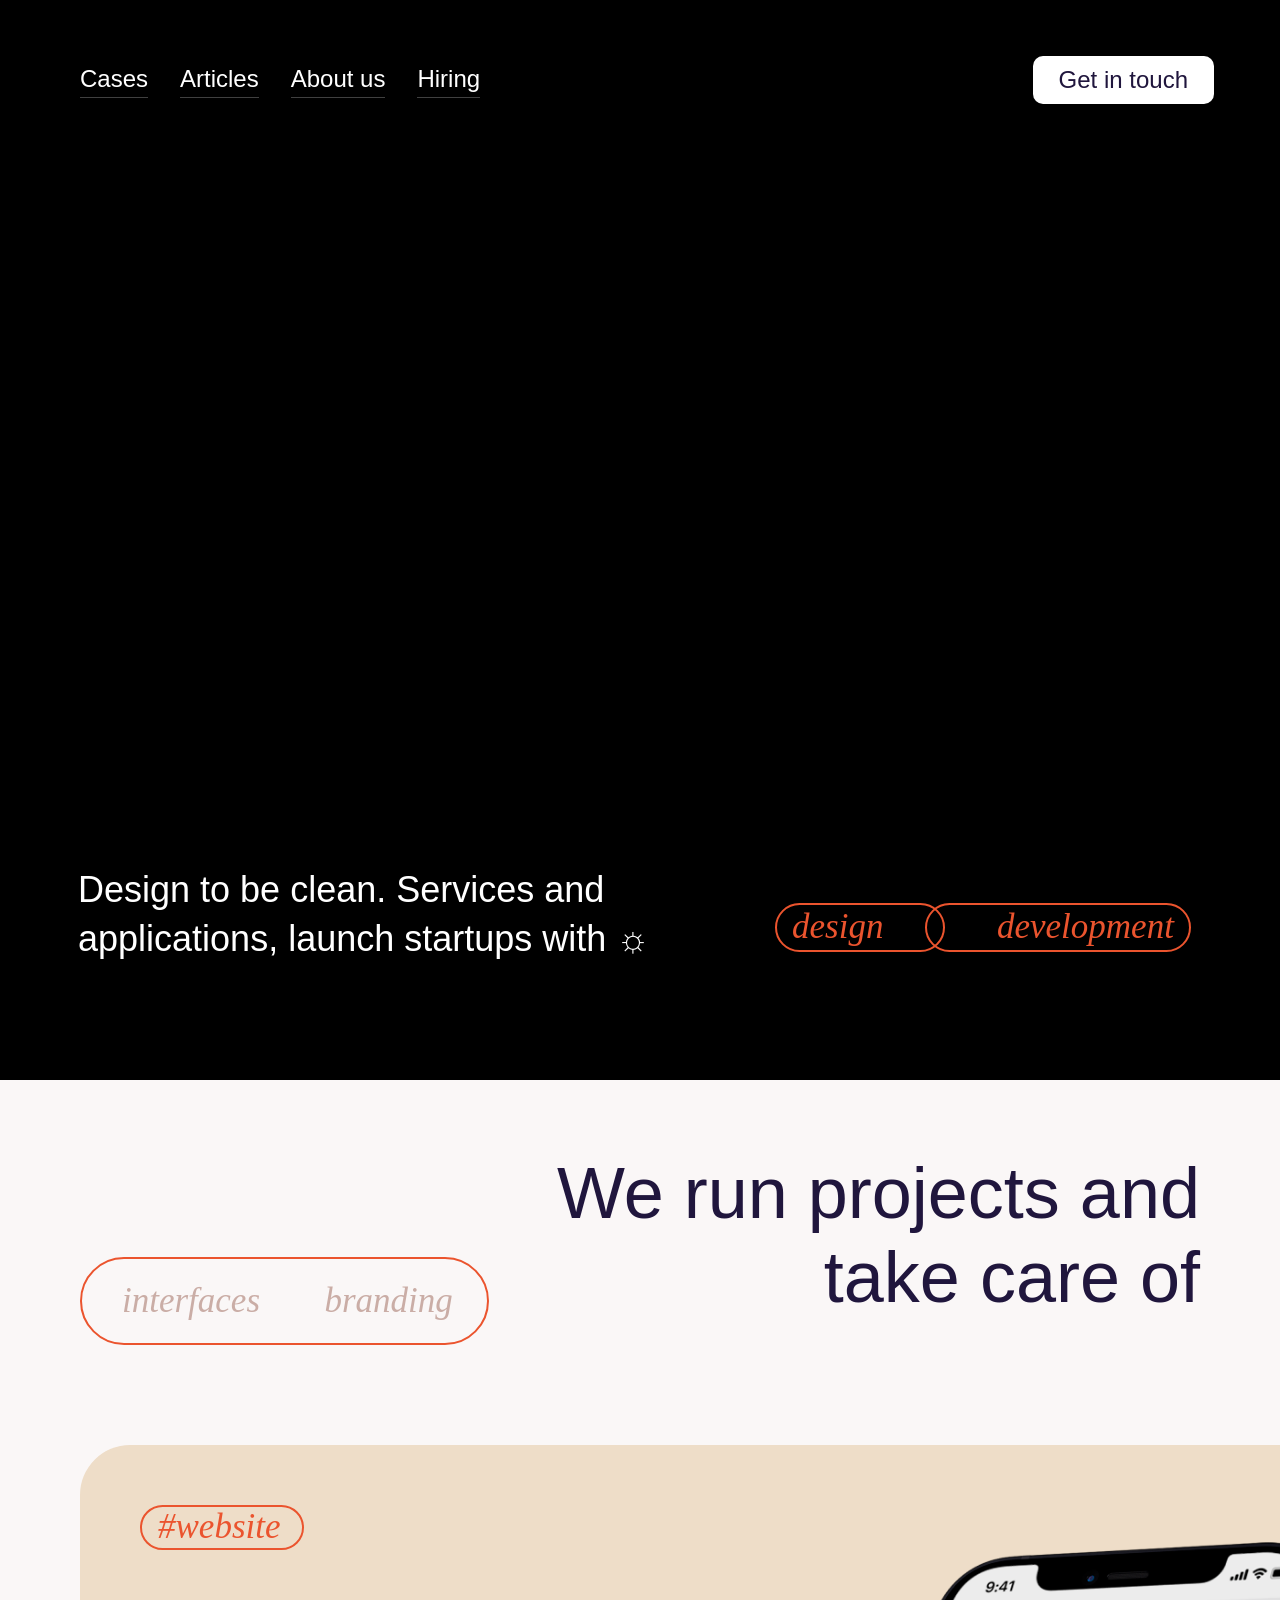
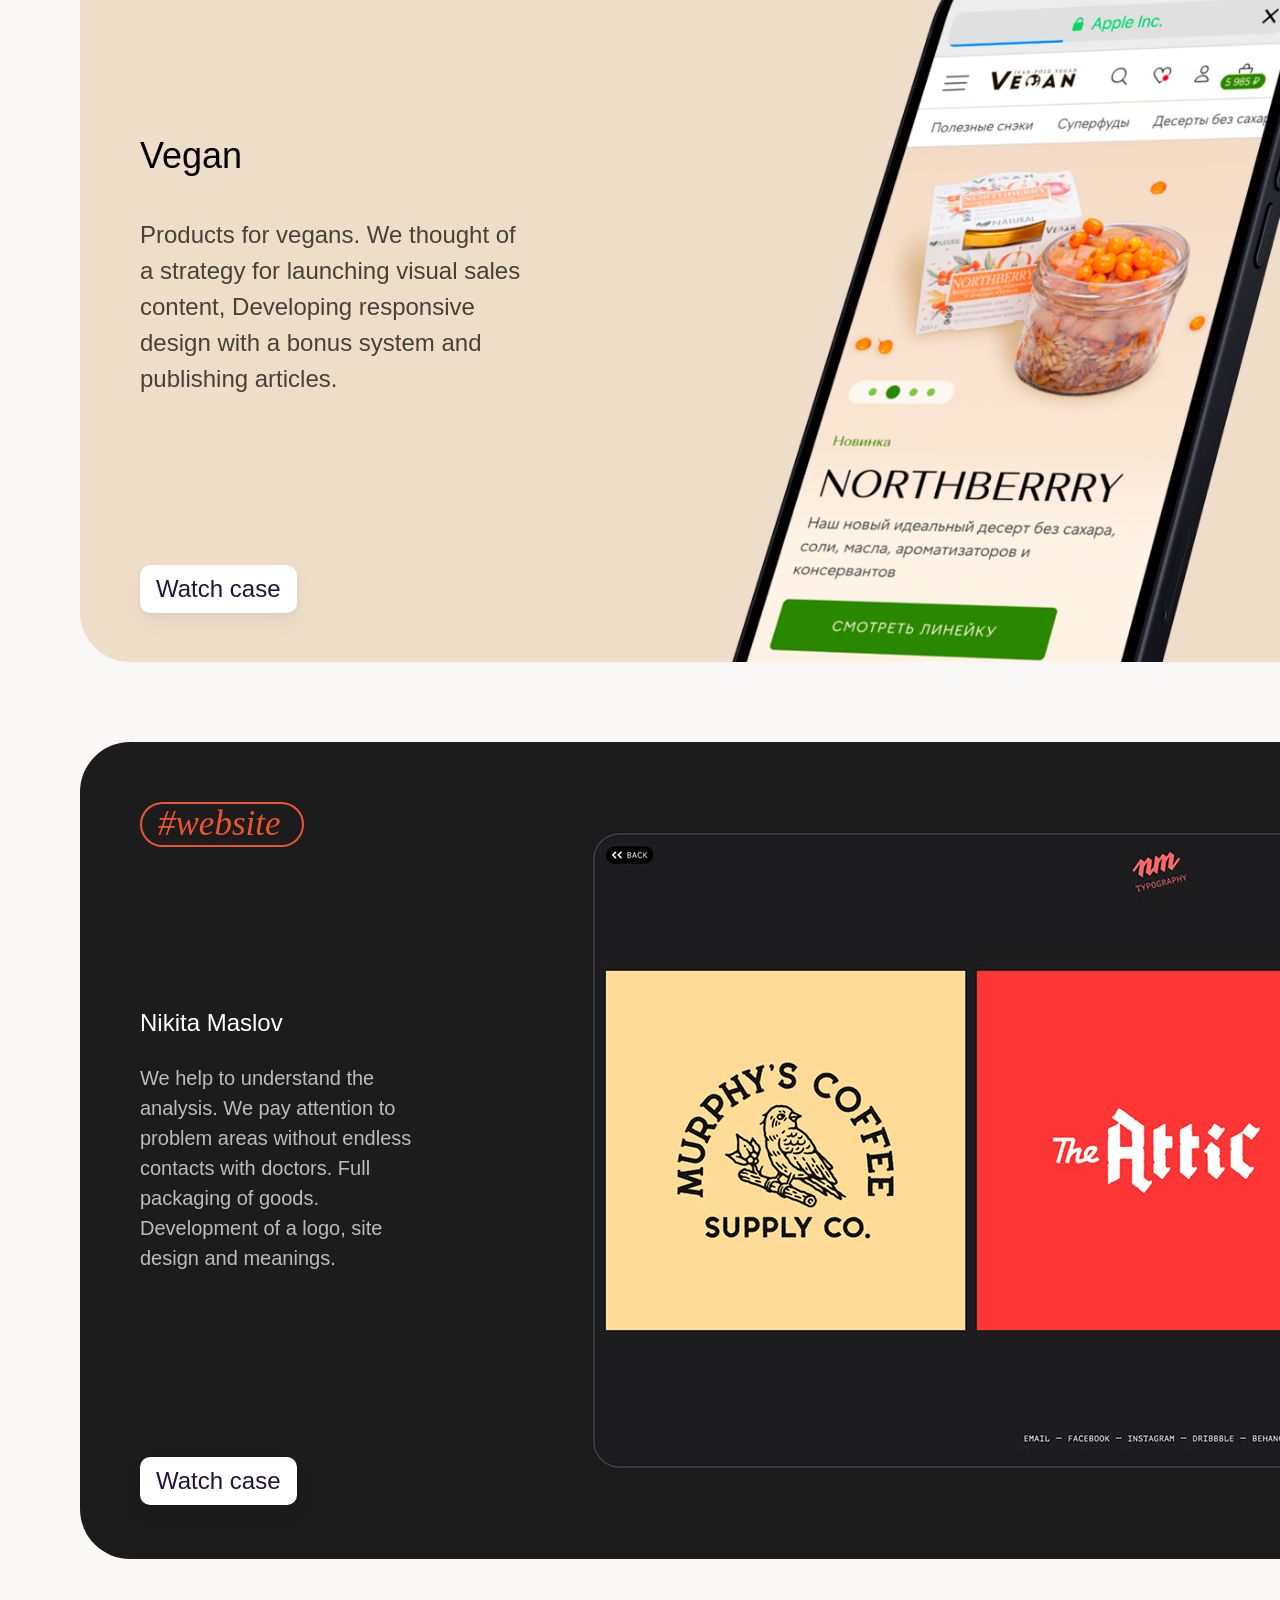
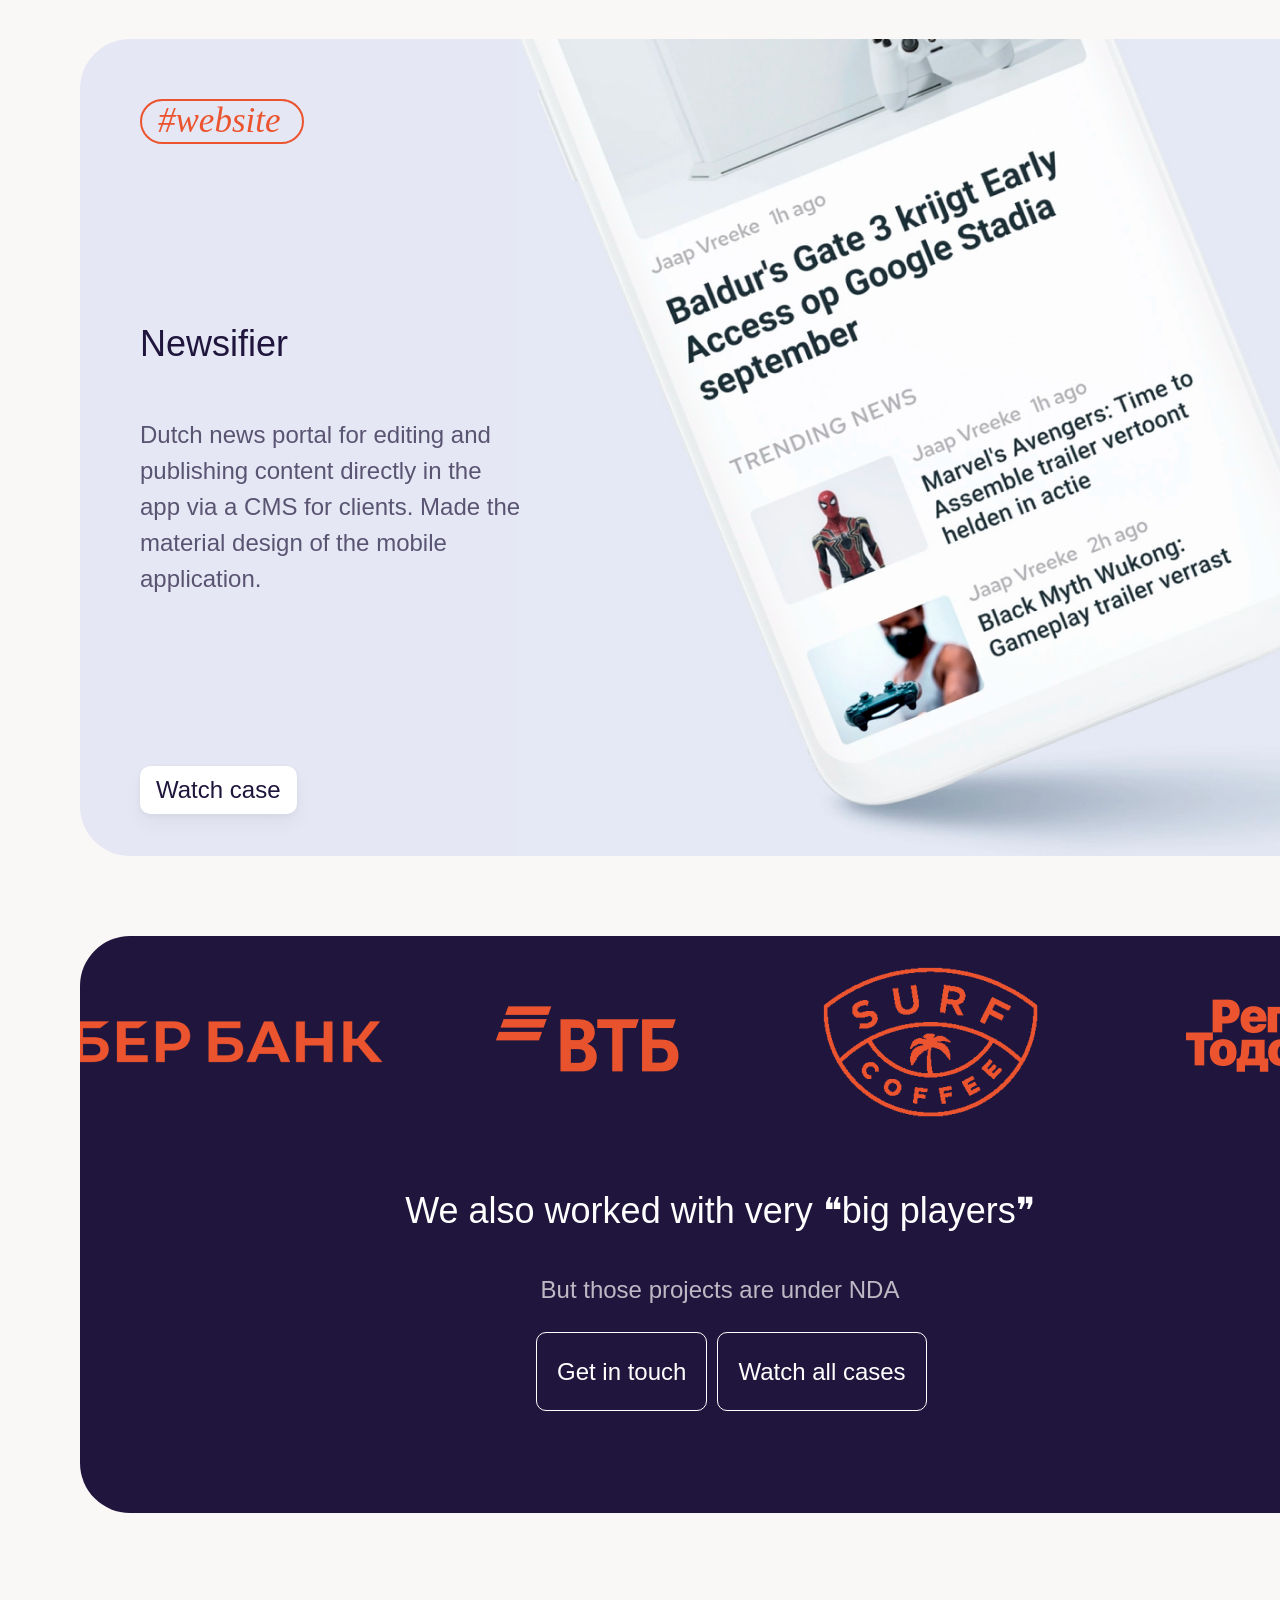
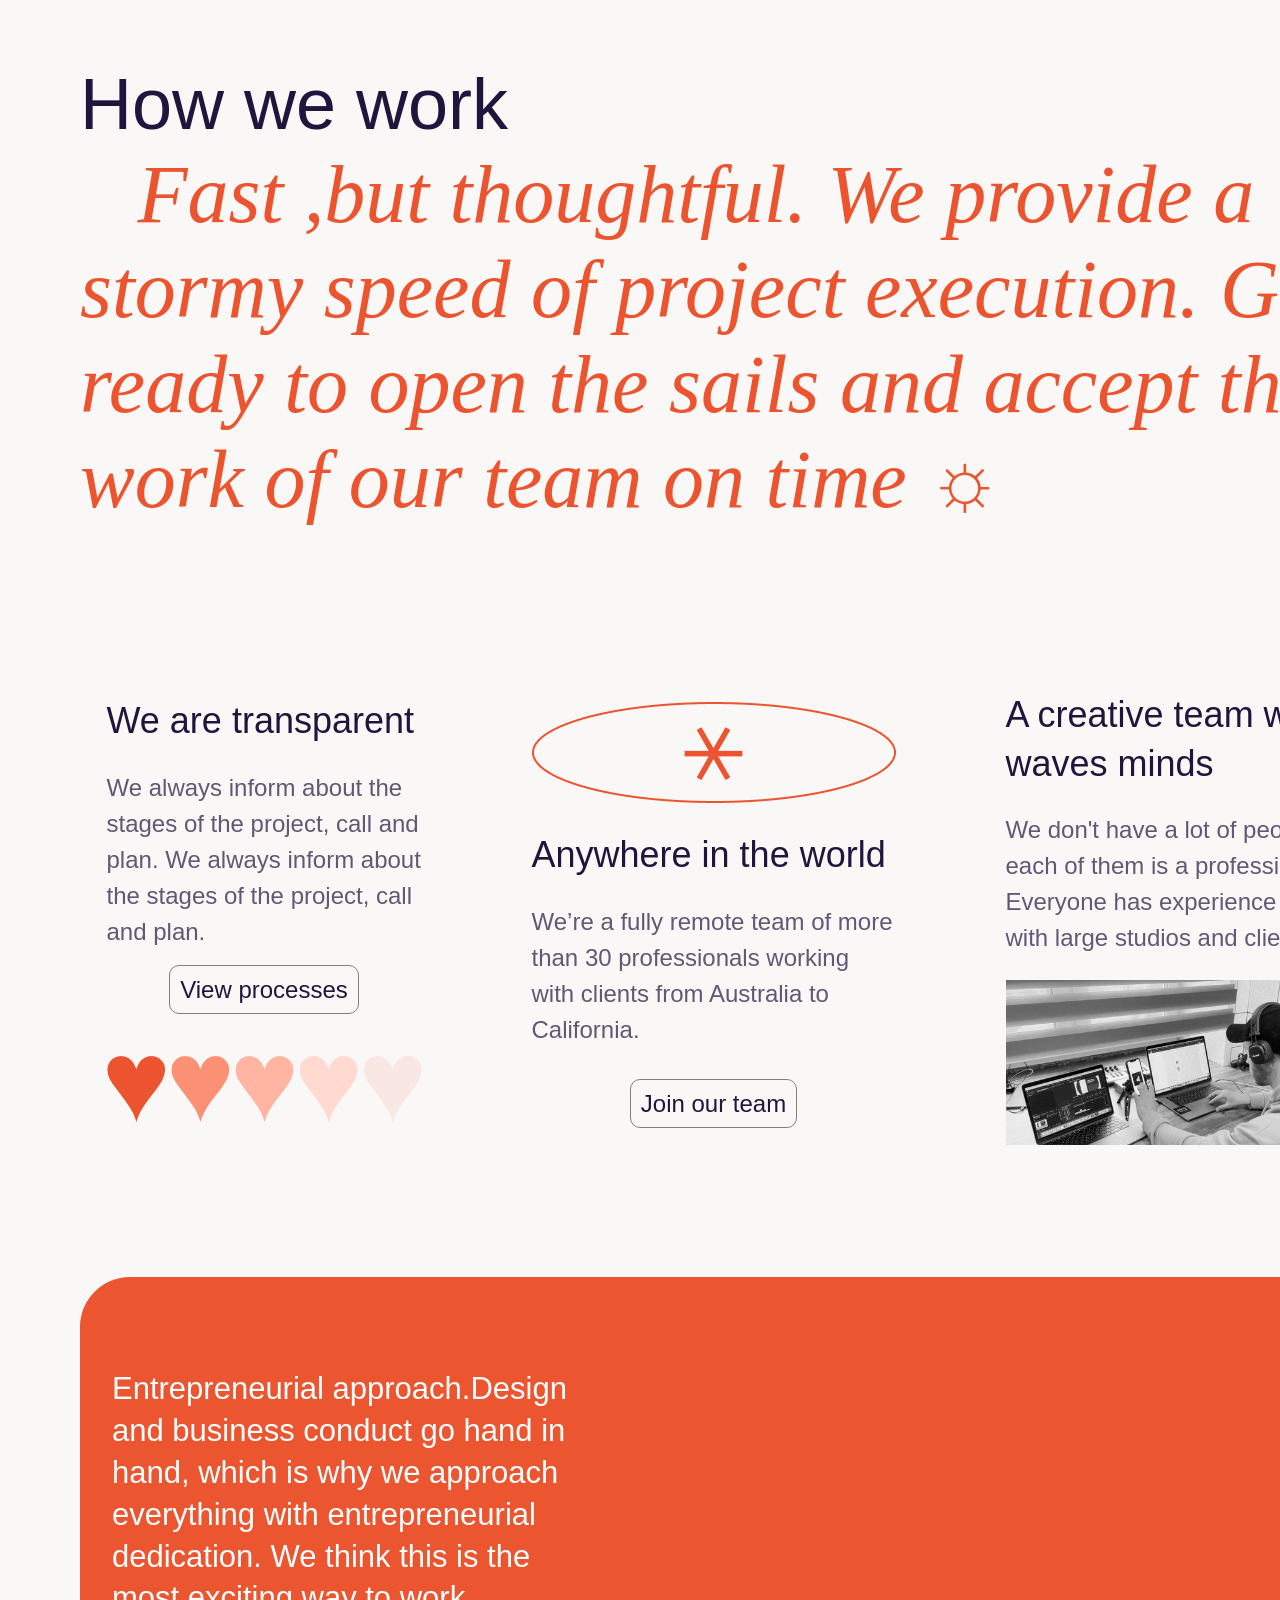
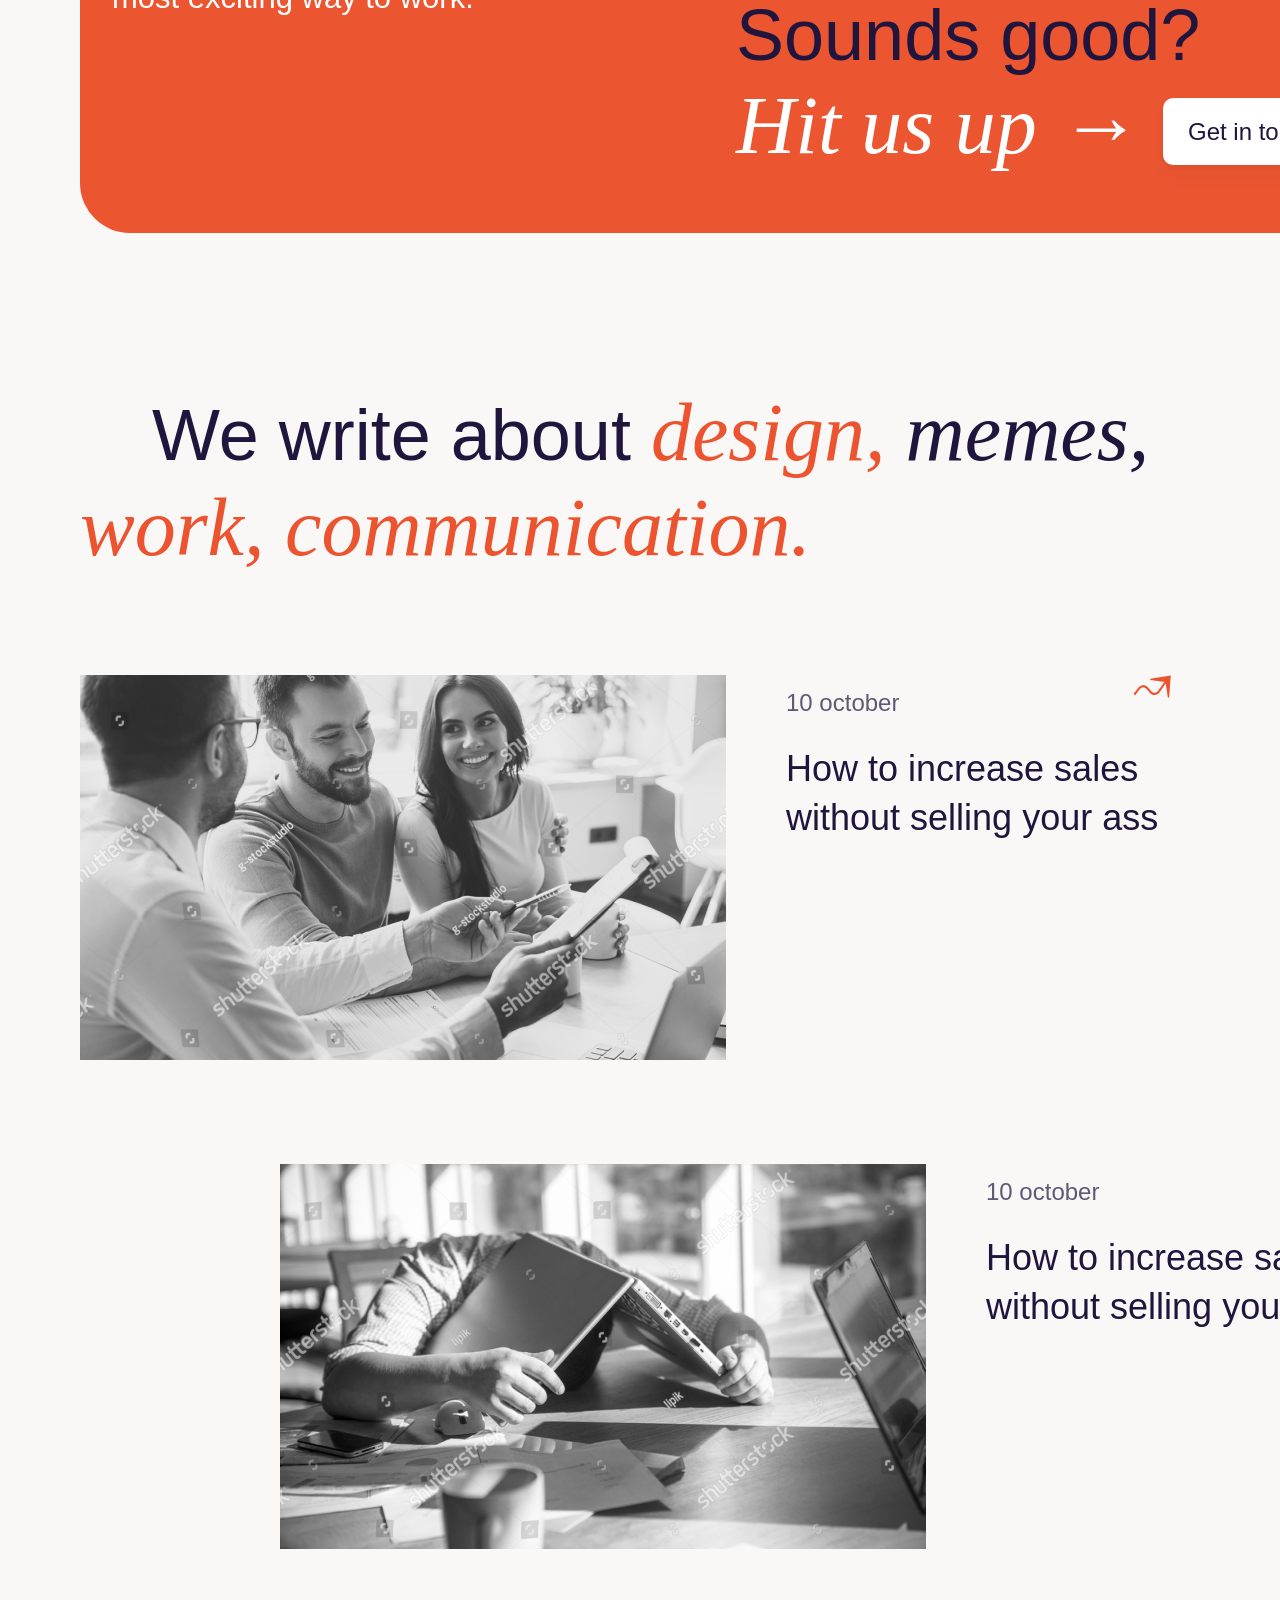
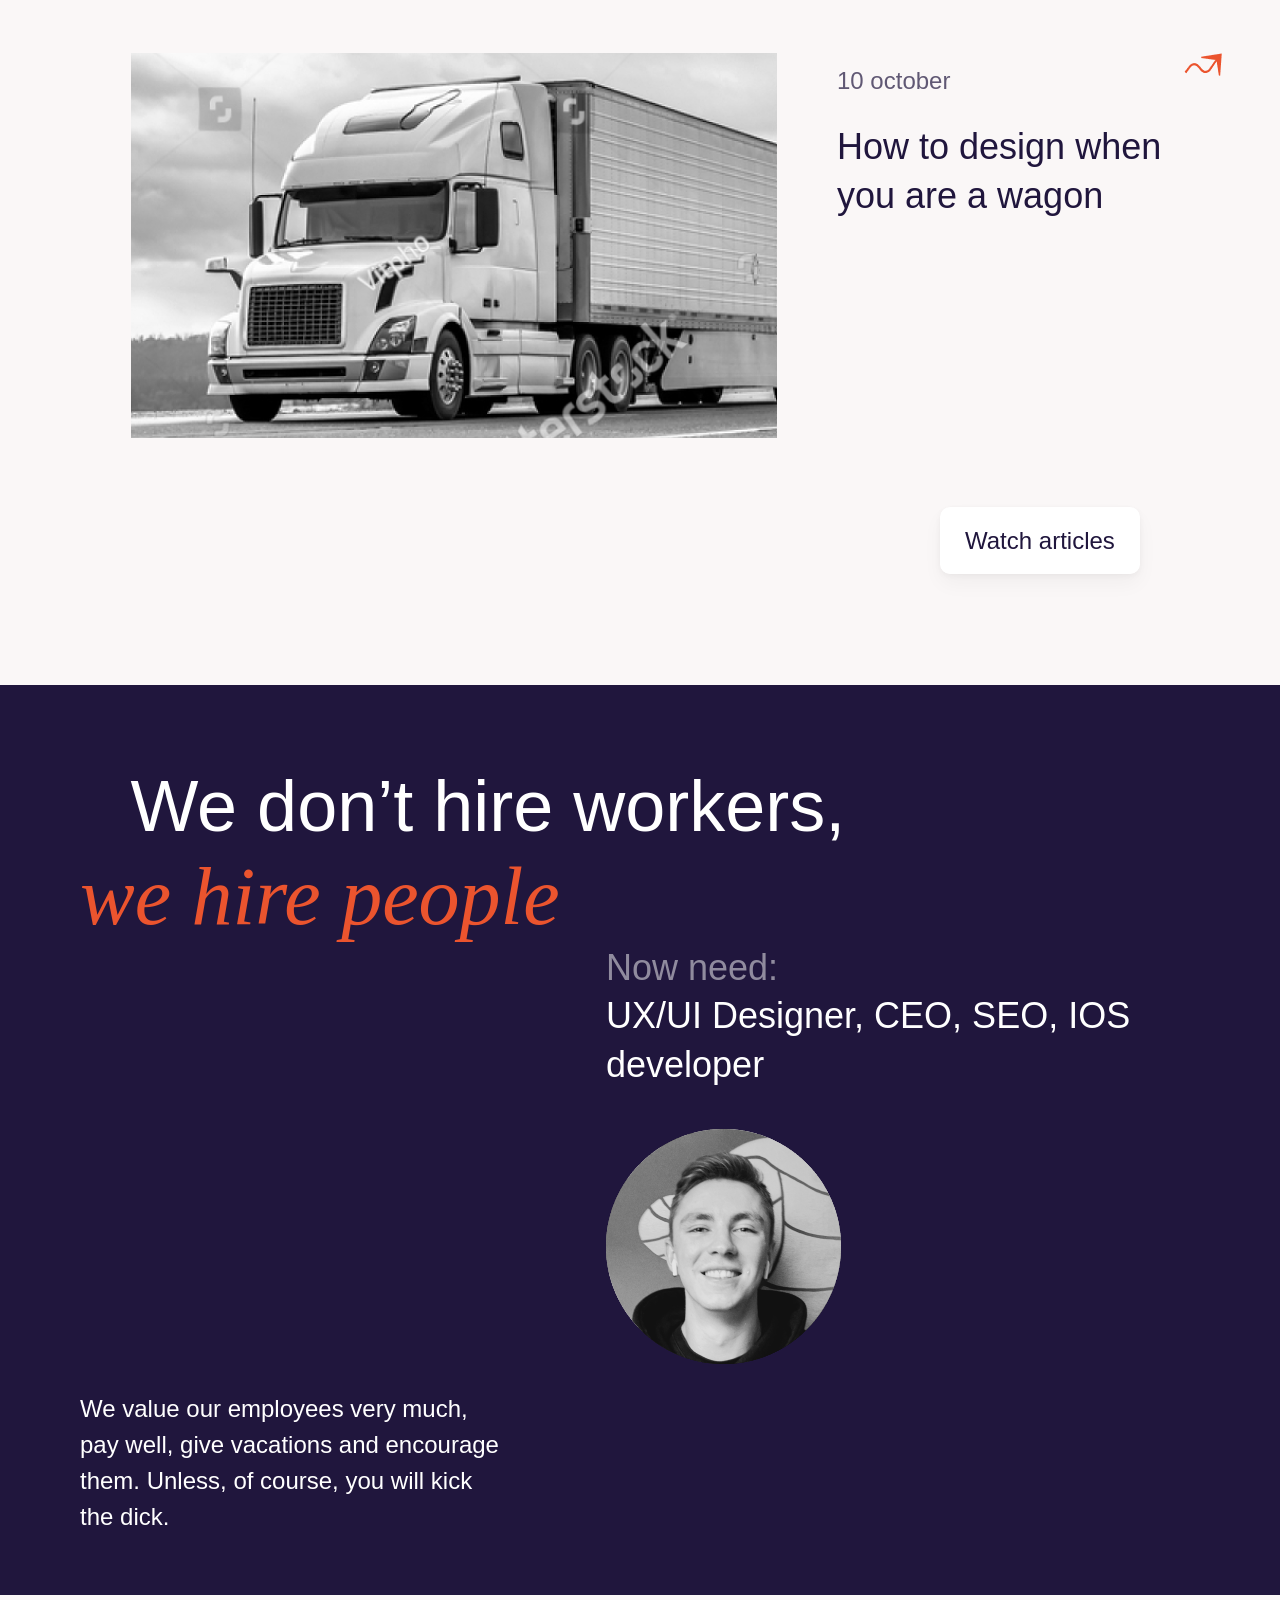
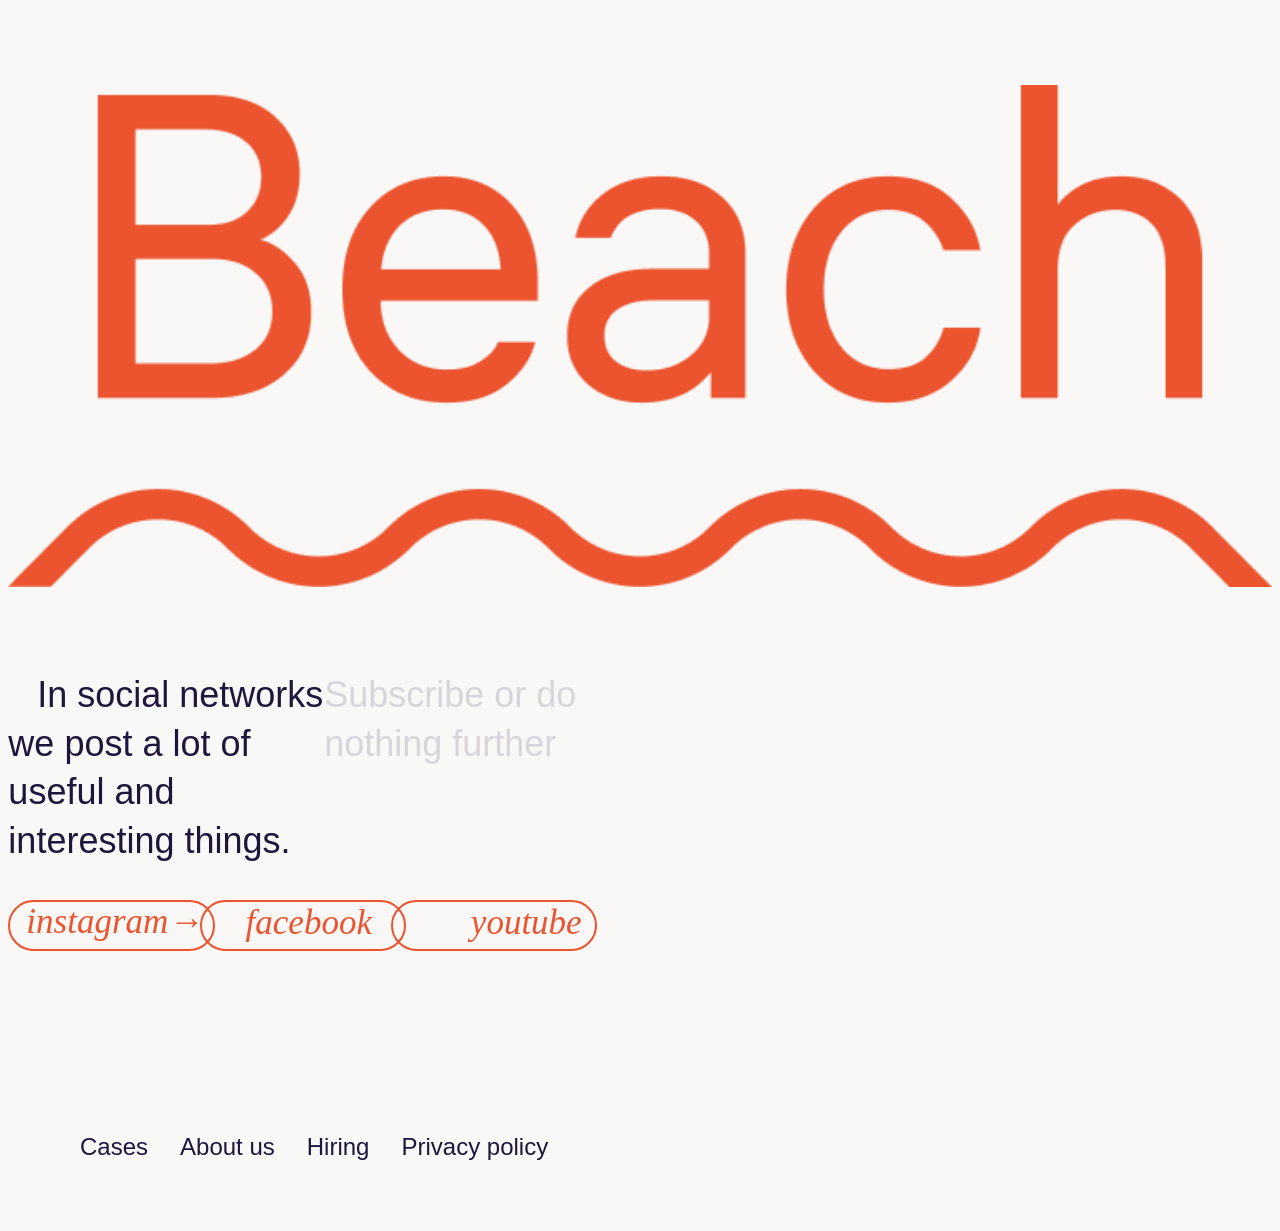
<file: index.html>
<!DOCTYPE html>
<head>
	<meta charset="utf-8">
	<title>Beach Studio</title>
	<link rel="stylesheet" href="style.css">
	<link rel="" href="scripts/git.js">
	<style type="text/css">
		
	</style>
	
	







</head>
<body>
<!-- Main -->
	
	<div class="page_one">

		<div class="container">


			<div class="header">
				<div class="header_inner">
					<a class="header_btn" href="#">Cases</a>
					<a class="header_btn" href="#">Articles</a>
					<a class="header_btn" href="#">About us</a>
					<a class="header_btn" href="#">Hiring</a>
				</div>
				<div class="btn_git" id="btn_git">
					<div class="btn" >
						<a class="git" href="#">Get in touch</a>
					</div>
				</div>	
			</div>
			


			<div class="page_one_content">
			

				<div class="page_one_text">
					<div class="page_one_text1">
						<h1></h1>
					</div>
					<div class="page_one_text2">
						<p></p>
					</div>		
				</div>


			</div>


			<div class="page_one_inf">
				<p class="page_one_inf2">Design to be clean. Services and applications, launch startups with ☼ </p>
			</div>
			<div class="page_one_btn2">	

				<div class="page_one_btn3_text">
					<p class="page_one_btn3_text1">design</p>
				</div>
				<div class="page_one_btn4_text">
					<p class="page_one_btn4_text2">development</p>
				</div>

			</div>

		</div>

	</div>

<!-- Main -->
	
	<div class="content">
		<div class="container">
			
			<div class="content_info">

				<div class="content_btn">
					<div class="content_btn1">
						<p class="content_btn_text1">interfaces</p>
					</div>
					<div class="content_btn2">
						<p class="content_btn_text2">branding</p>
					</div>
				</div>

				<div class="content_info_exp">
					<p>We run projects and take care of </p>
				</div>
			</div>


			<div class="frame_1">
				<div class="frame_1_content">
					<div class="website">
						<p class="website_btn">#website</p>
					</div>
					<div class="frame_1_content_text">
						<h3 class="frame_1_content_text_1">Vegan</h3>
						<p class="frame_1_content_text_2">Products for vegans. We thought of a strategy for launching visual sales content, Developing responsive design with a bonus system and publishing articles.</p>
					</div>
					<div class="watch_case">
						<div class="watch_case_btn">
							<a class="watch_case_btn_text" href="#">Watch case</a>
						</div>
					</div>

				</div>
				<div class="frame_1_img">
					<img class="frame_1_iphone" src="img/frame_1.2.png">
				</div>
			</div>


			<div class="frame_2">
				<div class="frame_2_content">
					<div class="website">
						<p class="website_btn">#website</p>
					</div>
					<div class="frame_2_content_text">
						<h3 class="frame_2_content_text_1">Nikita Maslov</h3>
						<p class="frame_2_content_text_2">We help to understand the analysis. We pay attention to problem areas without endless contacts with doctors. Full packaging of goods. Development of a logo, site design and meanings. </p>
					</div>
					<div class="watch_case">
						<div class="watch_case_btn">
							<a class="watch_case_btn_text" href="#">Watch case</a>
						</div>
					</div>
					
				</div>
				<div class="frame_2_img">
					<img class="frame_2_img_1" src="img/frame_2.png">
				</div>
			</div>


			<div class="frame_3" >
				<div class="frame_3_content">
					<div class="website">
						<p class="website_btn">#website</p>
					</div>
					<div class="frame_3_content_text">
							<h3 class="frame_3_content_text_1">Newsifier</h3>
							<p class="frame_3_content_text_2">Dutch news portal for editing and publishing content directly in the app via a CMS for clients. Made the material design of the mobile application.</p>
					</div>
					<div class="watch_case_3">
						<div class="watch_case_btn_3">
							<a class="watch_case_btn_text_3" href="#">Watch case</a>
						</div>
					</div>
				</div>
				<div class="frame_3_img">
					<img class="frame_3_img_1" src="img/frame_3.png" alt="">
				</div>
			</div>
			<div class="frame_4">
				<marquee scrollamount="80" class="frame_4_12">
					<img class="frame_4_1" src="img/frame_4_1.png" alt="">
					<img class="frame_4_2" src="img/frame_4_2.png" alt="">
					
				</marquee>
				<div class="frame_4_content">
					<div class="frame_4_content_1">
						<p class="frame_4_content_1_1">We also worked with very ❝big players❞</p>
					</div>
					<div class="frame_4_content_2">
						<p class="frame_4_content_2_1">But those projects are under NDA</p>
					</div>
					<div class="frame_4_content_3">
						<div class="frame_4_content_3_1">
							<a class="frame_4_content_3_1_1" href="#">Get in touch</a>
							<a class="frame_4_content_3_1_2" href="#">Watch all cases</a>
						</div>
					</div>
				</div>

				
			</div>
			<div class="frame_5">
				<div class="frame_5_text">
					<h2 class="frame_5_text_1">How we work</h2>
					<div class="frame_5_text_2">
						<p class="frame_5_text_2_1">   Fast ,but thoughtful. We provide a stormy speed of project execution. Get ready to open the sails and accept the work of our team on time ☼</p>
					</div>
				</div>
			</div>


			
			<div class="frame_6">
				<div class="frame_6_1">
					<div class="frame_6_1_1">
						<h3 class="frame_6_1_1_1">We are transparent</h3>
					</div>
					<div class="frame_6_1_2">
						<p class="frame_6_1_2_1">We always inform about the stages of the project, call and plan. We always inform about the stages of the project, call and plan.</p>
					</div>
					<div class="frame_6_1_3">
						<a class="frame_6_1_3_1" href="#">View processes</a>
					</div>
					<img class="frame_6_img" src="img/frame_6_1.png" alt="">
				</div>
				<div class="frame_6_2">
					<img class="frame_6_2_img" src="img/frame_6_2.png" alt="">
					<div class="frame_6_2_1">
						<h3 class="frame_6_2_1_1">Anywhere in the world</h3>
					</div>
					<div class="frame_6_2_2">
						<p class="frame_6_2_2_1">We’re a fully remote team of more than 30 professionals working with clients from Australia to California.</p>
					</div>
					<div class="frame_6_2_3">
						<a class="frame_6_2_3_1" id="join__our__team" href="#">Join our team</a>
					</div>
				</div>
				<div class="frame_6_3">
					<div class="frame_6_3_1">
						<p class="frame_6_3_1_1">A creative team with <br>waves minds </p>
					</div>
					<div class="frame_6_3_2">
						<p class="frame_6_3_2_1">We don't have a lot of people, but each of them is a professional. Everyone has experience working with large studios and clients.</p>
					</div>
					<div class="frame_6_3_3">
						
					</div>
				</div>
			</div>

			<div class="frame_7">
				<div class="frame_7_1">
					<p class="frame_7_1_1">Entrepreneurial approach.Design and business conduct go hand in hand, which is why we approach everything with entrepreneurial dedication. We think this is the most exciting way to work.</p>
				</div>
				<div class="frame_7_2">
					<div class="frame_7_2_1">
						<p class="frame_7_2_1_1">Sounds good?</p>
					</div>
					<div class="frame_7_2_2">
						<p class="frame_7_2_2_1">Hit us up →</p><a class="frame_7_2_2_2" href="#">Get in touch</a>
					</div>
				</div>
			</div>

		

		</div>
	</div>
	
	<div class="people">
		<div class="container">
			<div class="frame_8">
				<div class="frame_8_1">
					<p class="frame_8_1_1_1">We write about <span class="frame_8_1_1_2">design,</span> <span class="frame_8_1_1_3">memes,</span> <span class="frame_8_1_1_4">work, communication.</span> </p>
				</div>
				<div class="frame_8_2">
					<div class="frame_8_2_1">
						<img class="frame_8_2_1_1" src="img/people_1.png" alt="">
					</div>
					<div class="frame_8_2_2">
						<p class="frame_8_2_2_1">10 october</p>
						<img class="frame_8_2_2_2" src="img/arrow.png" alt="">
						<a class="frame_8_2_2_3" href="#">How to increase sales without selling your ass</a>
					</div>
				</div>
				<div class="frame_8_3">
					<div class="frame_8_3_1">
						<img class="frame_8_2_1_1" src="img/people_2.png" alt="">
					</div>
					<div class="frame_8_3_2">
						<p class="frame_8_2_2_1">10 october</p>
						<img class="frame_8_2_2_2" src="img/arrow.png" alt="">
						<a class="frame_8_2_2_3" href="#">How to increase sales without selling your ass</a>
					</div>
				</div>
				<div class="frame_8_4">
					<div class="frame_8_4_1">
						<img class="frame_8_2_1_1" src="img/people_3.png" alt="">
					</div>
					<div class="frame_8_4_2">
						<p class="frame_8_2_2_1">10 october</p>
						<img class="frame_8_2_2_2" src="img/arrow.png" alt="">
						<a class="frame_8_2_2_3" href="#">How to design when you are a wagon</a>
					</div>
				</div>
				<div class="frame_8_btn">
					<div class="btn_watch_articles">
						<a class="btn_watch_articles_1" href="#">Watch articles</a>
					</div>
				</div>

			</div>
		</div>
	</div>




	<div class="workers">
		<div class="container">
			<div class="workers_open">
				<p class="workers_open_1">We don’t hire workers,<br> <span class="workers_open_2">we hire people</span></p>
			</div>
			<div class="workers_content">
				<div class="workers_text">
					<p class="workers_text_1">We value our employees very much, pay well, give vacations and encourage them. Unless, of course, <span class="workers_text_2">you will kick the dick.</span></p>
				</div>
				<div class="workers_team">
					<div class="workers_team_1">
						<p class="workers_team_1_1">Now need:</p>
						<p class="workers_team_1_2">UX/UI Designer, CEO, SEO, IOS developer</p>
					</div>
					<div class="workers_team_2">
						<div class="workers_team_2_1">
							<img class="workers_team_2_1_1" src="img/team_1.png" alt="">
							<p class="workers_team_2_1_2">Roman <br>Solonovich</p>
							<p class="workers_team_2_1_3">Art-director</p>
						</div>
						<div class="workers_team_2_1">
							<img class="workers_team_2_1_1" src="img/team_2.png" alt="">
							<p class="workers_team_2_1_2">Mishail <br>Gan</p>
							<p class="workers_team_2_1_3">Chief Operating <br>Officer </p>
						</div>
						<div class="workers_team_2_3">
							<img class="workers_team_2_1_1" src="img/team_3.png" alt="">
							<p class="workers_team_2_1_2">Andrey <br>Lavrenov</p>
							<p class="workers_team_2_1_3">Product Manager</p>
						</div>
						<div class="workers_team_2_4">
							<p class="workers_team_2_4_1">20+ people</p>
						</div>
						<div class="workers_team_2_5">
							<div class="workers_team_2_5_1_0">
								<a href="#" class="workers_team_2_5_1">+</a>
							</div>
							<p class="workers_team_2_5_2">Become part of us</p>
						</div>
					</div>
				</div>
			</div>
		</div>
	</div>
	<div class="bottom_page">
		<div class="container">
			<div class="bottom_page_main">
				<div class="bottom_page_left">
					<img class="bottom_page_left_1" src="img/beachf.png" alt="">
				</div>
				<div class="bottom_page_right">
					<div class="bottom_page_rightl">
					<p class="bottom_page_right_1">In social networks we post a lot of useful and interesting things.</p>
					<p class="bottom_page_right_2">Subscribe or do nothing further</p>
					</div>
					<div class="bottom_page_right_3">
						<div class="bottom_page_right_3_1">
							<p class="bottom_page_right_3_1_1">instagram→</p>
						</div>
						<div class="bottom_page_right_3_2">
							<p class="bottom_page_right_3_2_1">facebook</p>
						</div>
						<div class="bottom_page_right_3_3">
							<p class="bottom_page_right_3_3_1">youtube</p>
						</div>
					</div>
				</div>
			</div>
			<div class="footer">
				<p class="footer_1">Cases</p>
				<p class="footer_2">About us</p>
				<p class="footer_3">Hiring</p>
				<p class="footer_4">Privacy policy</p>
			</div>
		</div>
		
	</div>







	<div class="ggit_popup" id="ggit_popup">
	  <div class="popup__container">
	    <div class="popup__wrapper">
	      <div id="git_popup" i>
	      	<div class="popup__btn_close_wrapper"> 
		    	<button class="close__popup" id="close__popup"></button>
		    </div>
	        <form class="form" role="form" action="/requestFine" autocomplete="off" method="POST">
	        	<h1 class="from__heading">Get in touch</h1>
	        	<p class="form__description">We make websites, mobile applications, logos and corporate styles. Launch startups with ☼</p>
	        	<p class="form__description__hiden"> To get started, we need to talk. If you have some free time, fill out a «useful» form.
				</p>
					<ul class="tabs">
						<div class="form__switch">
							<a class="left__switch nav_selected" onclick="tab(1);" id="nav0" href="#useful">useful</a>
							<a class="right__switch nav" onclick="tab(2);" id="nav1" href="#easy">easy</a>
						</div>
						
					</ul>
					<div class="tabs-content form">
					<ul>

						<div id="tab1">
							<div class="form__groop">
				          		<input class="form_input" placeholder="Company name" type="text" name="companyname">
							</div>
							<div class="form__groop">
				          		<input class="form_input" placeholder="A little about the project" type="text" name="project">
							</div>
							<div class="form__groop">
				          		<input class="form_input" placeholder="E-mail*" type="text" name="email">
							</div>
							<div class="form__groop">
				          		<input class="form_input" placeholder="Phone or messenger*" type="text" name="phone">
							</div>
							<div class="form__groop">
				          		<input class="form_input" placeholder="Name" type="text" name="name">
							</div>
						</div>


						<div id="tab2">
							<div class="form__groop">
				          		<input class="form_input" placeholder="E-mail*" type="text" name="email">
							</div>
							
							<div class="form__groop">
				          		<input class="form_input" placeholder="Name" type="text" name="name">
							</div>
						</div>
					</ul>
					</div>
		          	
			    <button type="submit" class="form__btn">Send request</button>
	        </form>
	      </div>
	    </div>
	  </div>
	</div>


	<div class="join__popup" id="join__popup">
	  <div class="join__container">
	    <div class="join__popup__wrapper">
	      <div id="join__popup__content" >
	      	<div class="popup__btn_close_wrapper__join"> 
		    	<button class="close__popup__join" id="close__popup__join"></button>
		    </div>
	        <form class="form__join" role="form" action="/requestFine" autocomplete="off" method="POST">
	        	<h1 class="from__heading" >Join our team</h1>
	        	<!-- <h1 class="from__heading">Get in touch</h1>
	        	<p class="form__description">We make websites, mobile applications, logos and corporate styles. Launch startups with ☼</p>
	        	<p class="form__description__hiden"> To get started, we need to talk. If you have some free time, fill out a «useful» form.
				</p>
					<ul class="tabs">
						<div class="form__switch">
							<a class="left__switch nav_selected" onclick="tab(1);" id="nav0" href="#useful">useful</a>
							<a class="right__switch nav" onclick="tab(2);" id="nav1" href="#easy">easy</a>
						</div>
						
					</ul> -->
					<div class="tabs-content form">
					<ul>

						<div id="tab1">
							<div class="form__groop">
				          		<input class="form_input" placeholder="Your name*" type="text" name="companyname">
							</div>
							<div class="form__groop">
				          		<input class="form_input" placeholder="Your skills*" type="text" name="project">
							</div>
							<div class="form__groop">
				          		<input class="form_input" placeholder="A few words about you*" type="text" name="email">
							</div>
							<div class="form__groop">
				          		<input class="form_input" placeholder="E-mail*" type="text" name="phone">
							</div>
							<div class="form__groop">
				          		<input class="form_input" placeholder="Phone or messenger*" type="text" name="name">
							</div>
						</div>
					
					</ul>
					</div>
		          	
			    <button type="submit" class="form__btn">Send request</button>
	        </form>
	      </div>
	    </div>
	  </div>
	</div>
































































































































<!-- GET IN TOUCH -->

	<!-- <div class="ggit_popup" id="ggit_popup">
	  <div class="popup__container">
	    <div class="popup__wrapper">
	      <div id="git_popup" i>
	      	<div class="popup__btn_close_wrapper"> 
		    	<button class="close__popup" id="close__popup"></button>
		    </div>
	        <form class="form" role="form" action="/requestFine" autocomplete="off" method="POST">
	        	<h1 class="from__heading">Get in touch</h1>
	        	<p class="form__description">We make websites, mobile applications, logos and corporate styles. Launch startups with ☼</p>
	        	<p class="form__description__hiden"> To get started, we need to talk. If you have some free time, fill out a «useful» form.
				</p>
				<div class="form__switch">
					<div class="form__left__switch">
						<button class="left__switch">useful</button>
					</div>
					<div class="form__right__switch">
						<button class="right__switch">easy</button>	
					</div>
					
				</div>

				<div class="form__groop">
	          		<input class="form_input" placeholder="Company name" type="text" name="companyname">
				</div>
				<div class="form__groop">
	          		<input class="form_input" placeholder="A little about the project" type="text" name="project">
				</div>
				<div class="form__groop">
	          		<input class="form_input" placeholder="E-mail*" type="text" name="email">
				</div>
				<div class="form__groop">
	          		<input class="form_input" placeholder="Phone or messenger*" type="text" name="phone">
				</div>
				<div class="form__groop">
	          		<input class="form_input" placeholder="Name" type="text" name="name">
				</div>
		          	
			    <button type="submit" class="form__btn">Send request</button>
	        </form>
	      </div>
	    </div>
	  </div>
	</div> -->

	<!-- <div class="git__popup__easy" id="git__popup__easy">
	  <div class="popup__container">
	    <div class="popup__wrapper">
	      <div id="git_popup" i>
	      	<div class="popup__btn_close_wrapper"> 
		    	<button class="close__popup" id="close__popup"></button>
		    </div>
	        <form class="form" role="form" action="/requestFine" autocomplete="off" method="POST">
	        	<h1 class="from__heading">Get in touch</h1>
	        	<p class="form__description">We make websites, mobile applications, logos and corporate styles. Launch startups with ☼</p>
	        	<p class="form__description__hiden"> To get started, we need to talk. If you have some free time, fill out a «useful» form.
				</p>
				<div class="form__switch">
					<div class="form__left__switch">
						<button class="left__switch" id="left__switch">useful</button>
					</div>
					<div class="form__right__switch" id="form__right__switch">
						<button class="right__switch" id="right__switch">easy</button>	
					</div>
					
				</div>
						
				<div class="form__groop">
	          		<input class="form_input" placeholder="E-mail*" type="text" name="email">
				</div>
				
				<div class="form__groop">
	          		<input class="form_input" placeholder="Name" type="text" name="name">
				</div>
		          	
			    <button type="submit" class="form__btn">Send request</button>
	        </form>
	      </div>
	    </div>
	  </div>
	</div> -->

		<!-- <ul class="tabs">
			<div class="form__switch"><a class="left__switch" href="#useful">useful</a>
				<a class="right__switch" href="#easy">easy</a>
			</div>
			
		</ul>
		<div class="tabs-content form">
		<ul>

			<div id="useful">
				<div class="form__groop">
	          		<input class="form_input" placeholder="Company name" type="text" name="companyname">
				</div>
				<div class="form__groop">
	          		<input class="form_input" placeholder="A little about the project" type="text" name="project">
				</div>
				<div class="form__groop">
	          		<input class="form_input" placeholder="E-mail*" type="text" name="email">
				</div>
				<div class="form__groop">
	          		<input class="form_input" placeholder="Phone or messenger*" type="text" name="phone">
				</div>
				<div class="form__groop">
	          		<input class="form_input" placeholder="Name" type="text" name="name">
				</div>
			</div>


			<div id="easy">
				<div class="form__groop">
	          		<input class="form_input" placeholder="E-mail*" type="text" name="email">
				</div>
				
				<div class="form__groop">
	          		<input class="form_input" placeholder="Name" type="text" name="name">
				</div>
			</div>
		</ul>
		</div> -->



	




	<!-- <div class="nav-tabs">
		<a href="#" data-tab="1" class="nav-tab active">useful</a>
		<a href="#" data-tab="2" class="nav-tab">easy</a>
	</div>
	<div class="tab-content">
	  	<div data-tab-content="1" class="tab-pane active">
	    	<div class="form__groop">
	          		<input class="form_input" placeholder="Company name" type="text" name="companyname">
			</div>

			<div class="form__groop">
	          	<input class="form_input" placeholder="A little about the project" type="text" name="project">
			</div>

			<div class="form__groop">
	          	<input class="form_input" placeholder="E-mail*" type="text" name="email">
			</div>

			<div class="form__groop">
	          	<input class="form_input" placeholder="Phone or messenger*" type="text" name="phone">
			</div>

			<div class="form__groop">
	          	<input class="form_input" placeholder="Name" type="text" name="name">
			</div>
		</div>

		<div data-tab-content="2" class="tab-pane">
		    <div class="form__groop">
	          	<input class="form_input" placeholder="E-mail*" type="text" name="email">
			</div>
				
			<div class="form__groop">
	          	<input class="form_input" placeholder="Name" type="text" name="name">
			</div>
		</div>
	</div> -->




	<!-- <div class="ggit_popup" id="ggit_popup">
	  <div class="popup__container">
	    <div class="popup__wrapper">
	      <div id="git_popup" i>
	      	<div class="popup__btn_close_wrapper"> 
		    	<button class="close__popup" id="close__popup"></button>
		    </div>
	        <form class="form" role="form" action="/requestFine" autocomplete="off" method="POST">
	        	<h1 class="from__heading">Get in touch</h1>
	        	<p class="form__description">We make websites, mobile applications, logos and corporate styles. Launch startups with ☼</p>
	        	<p class="form__description__hiden"> To get started, we need to talk. If you have some free time, fill out a «useful» form.
				</p>
				<div class="nav-tabs form__switch">
				<a href="#" data-tab="1" class="left__switch active">useful</a>
				<a href="#" data-tab="2" class="right__switch">easy</a>
				</div>
				<div class="tab-content">
				  	<div data-tab-content="1" class="tab-pane active">
				    	<div class="form__groop">
				          		<input class="form_input" placeholder="Company name" type="text" name="companyname">
						</div>

						<div class="form__groop">
				          	<input class="form_input" placeholder="A little about the project" type="text" name="project">
						</div>

						<div class="form__groop">
				          	<input class="form_input" placeholder="E-mail*" type="text" name="email">
						</div>

						<div class="form__groop">
				          	<input class="form_input" placeholder="Phone or messenger*" type="text" name="phone">
						</div>

						<div class="form__groop">
				          	<input class="form_input" placeholder="Name" type="text" name="name">
						</div>
					</div>

					<div data-tab-content="2" class="tab-pane">
					    <div class="form__groop">
				          	<input class="form_input" placeholder="E-mail*" type="text" name="email">
						</div>
							
						<div class="form__groop">
				          	<input class="form_input" placeholder="Name" type="text" name="name">
						</div>
					</div>
				</div>
				

				
		          	
			    <button type="submit" class="form__btn">Send request</button>
	        </form>
	      </div>
	    </div>
	  </div>
	</div> -->



<!-- Scripts -->
<script src="scripts/git.js"></script>
<script src="scripts/tabs.js"></script>
<!-- <script src="scripts/easy__popup.js"></script> -->
<!-- Scripts -->


</body>
</file>
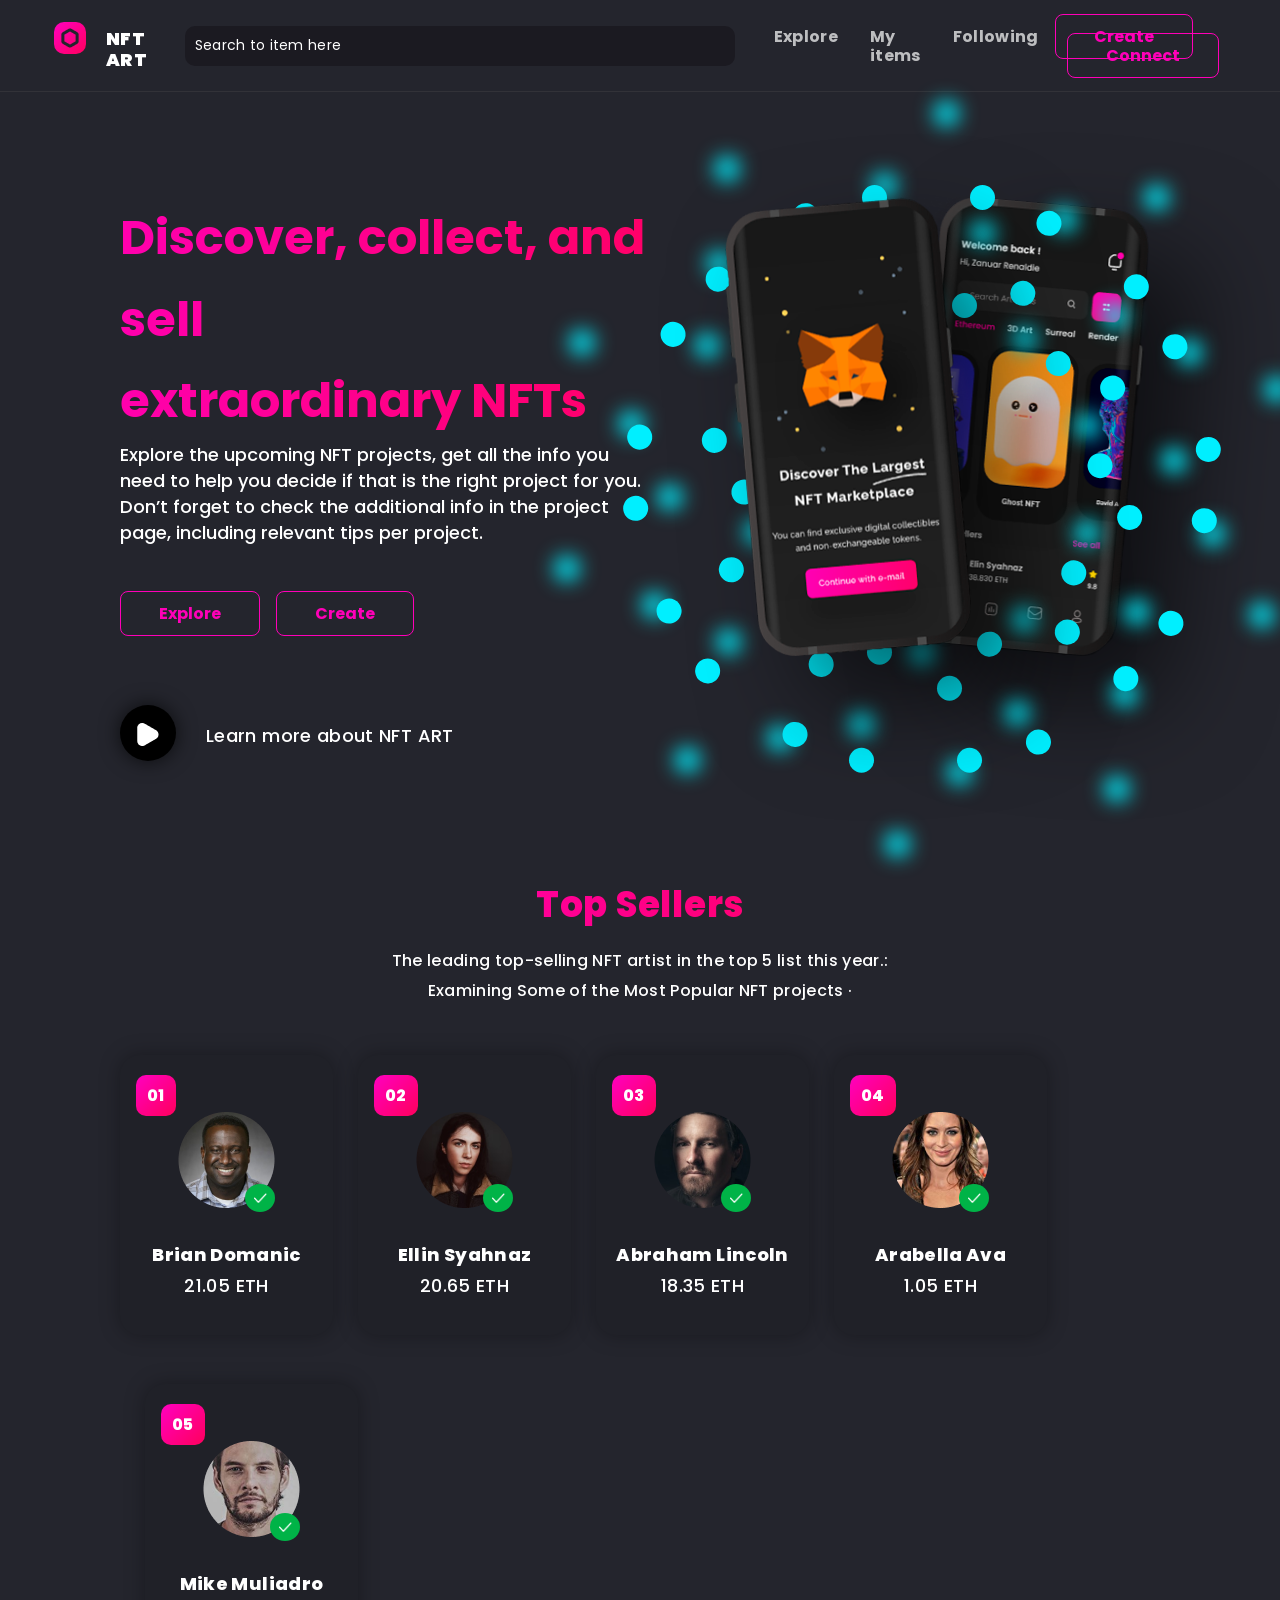
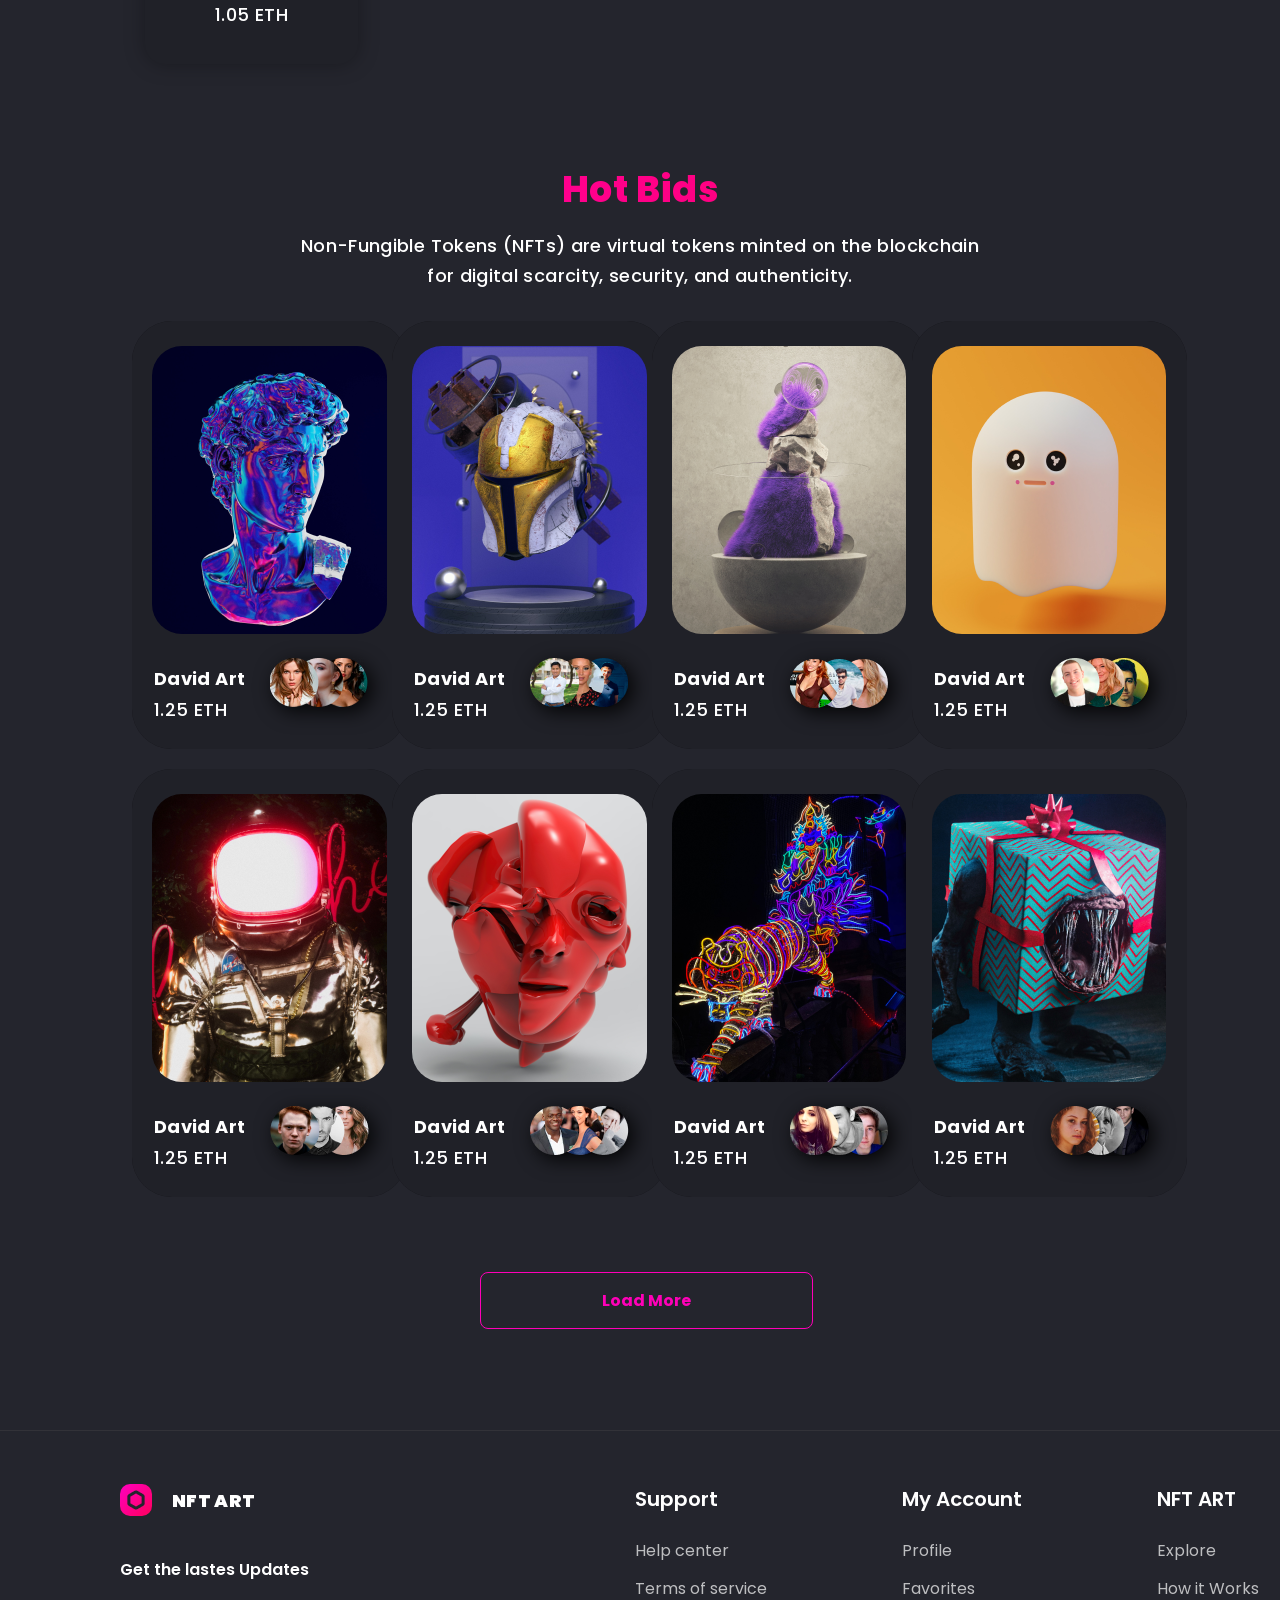
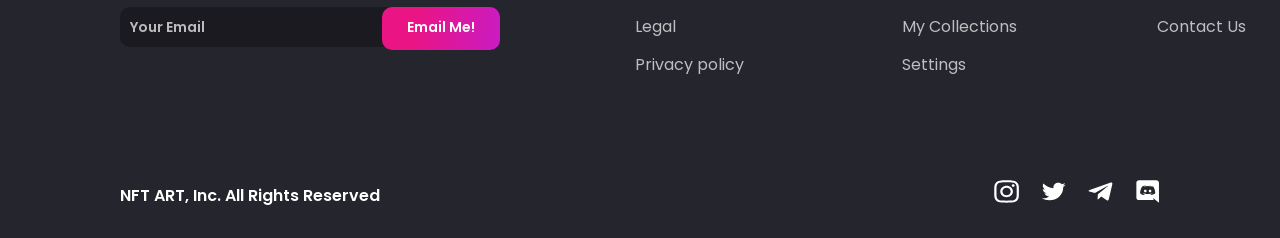
<file: NFT ART END/index.html>
<!DOCTYPE html>
<html>
<head>
	<meta charset="utf-8">
	<meta name="viewport" content="width=device-width, initial-scale=1">
	<title>NFT ART</title>
	<link rel="stylesheet" type="text/css" href="style/nft_art_style.css">
	





</head>
<body>
<!-- Sprite -->
	<svg style="display: none;">
		<symbol id="inst" viewBox="0 0 28 25">
			<g clip-path="url(#clip0_0_270)">
				<path d="M27.8286 7.35007C27.7639 6.02172 27.5266 5.1085 27.1866 4.31717C26.8359 3.4772 26.2964 2.72518 25.5895 2.10002C24.8988 1.46513 24.0625 0.971793 23.1453 0.659308C22.266 0.351593 21.2623 0.136784 19.7948 0.0782166C18.3163 0.0146894 17.8469 0 14.0971 0C10.3472 0 9.87787 0.0146894 8.40486 0.0732565C6.93733 0.131824 5.92842 0.346824 5.0544 0.654348C4.12621 0.971793 3.29539 1.46017 2.60472 2.10002C1.90331 2.72518 1.35849 3.48216 1.01306 4.3124C0.6731 5.1085 0.435783 6.01676 0.37108 7.34511C0.300897 8.68338 0.284668 9.10822 0.284668 12.5024C0.284668 15.8967 0.300897 16.3215 0.3656 17.6548C0.430304 18.9832 0.667831 19.8964 1.00779 20.6877C1.35849 21.5277 1.90331 22.2797 2.60472 22.9049C3.29539 23.5398 4.13169 24.0331 5.04892 24.3456C5.92842 24.6533 6.93185 24.8681 8.39959 24.9267C9.87239 24.9854 10.342 24.9999 14.0918 24.9999C17.8417 24.9999 18.311 24.9854 19.784 24.9267C21.2516 24.8681 22.2605 24.6533 23.1345 24.3456C24.9907 23.696 26.4582 22.3677 27.1759 20.6877C27.5156 19.8916 27.7531 18.9832 27.8178 17.6548C27.8825 16.3215 27.8988 15.8967 27.8988 12.5024C27.8988 9.10822 27.8933 8.68338 27.8286 7.35007ZM25.3414 17.5571C25.282 18.7781 25.0554 19.4374 24.8665 19.8769C24.4025 20.966 23.4475 21.8304 22.2443 22.2505C21.7587 22.4214 21.025 22.6265 19.6814 22.6801C18.2246 22.7389 17.7877 22.7534 14.1026 22.7534C10.4174 22.7534 9.97503 22.7389 8.52352 22.6801C7.17465 22.6265 6.44626 22.4214 5.96067 22.2505C5.3619 22.0502 4.81687 21.7328 4.37448 21.3176C3.91587 20.9123 3.56516 20.4239 3.34386 19.8819C3.15502 19.4424 2.92845 18.7781 2.86923 17.5621C2.80431 16.2435 2.7883 15.8478 2.7883 12.5122C2.7883 9.17652 2.80431 8.77609 2.86923 7.46243C2.92845 6.24149 3.15502 5.58218 3.34386 5.14264C3.56516 4.60047 3.91587 4.10732 4.37996 3.7067C4.82762 3.29158 5.36717 2.97414 5.96615 2.77402C6.45174 2.60309 7.18561 2.39801 8.529 2.34421C9.98578 2.28564 10.4229 2.27095 14.1078 2.27095C17.7985 2.27095 18.2354 2.28564 19.6869 2.34421C21.0358 2.39801 21.7641 2.60309 22.2497 2.77402C22.8485 2.97414 23.3935 3.29158 23.8359 3.7067C24.2945 4.11209 24.6453 4.60047 24.8665 5.14264C25.0554 5.58218 25.282 6.24626 25.3414 7.46243C25.4061 8.78105 25.4223 9.17652 25.4223 12.5122C25.4223 15.8478 25.4061 16.2385 25.3414 17.5571Z" />
			<path d="M14.0971 6.08032C10.1801 6.08032 7.00201 8.95679 7.00201 12.5025C7.00201 16.0482 10.1801 18.9246 14.0971 18.9246C18.0143 18.9246 21.1921 16.0482 21.1921 12.5025C21.1921 8.95679 18.0143 6.08032 14.0971 6.08032ZM14.0971 16.6684C11.5559 16.6684 9.49469 14.8028 9.49469 12.5025C9.49469 10.2021 11.5559 8.33659 14.0971 8.33659C16.6384 8.33659 18.6995 10.2021 18.6995 12.5025C18.6995 14.8028 16.6384 16.6684 14.0971 16.6684Z" />
			<path d="M23.1292 5.82643C23.1292 6.65438 22.3875 7.32571 21.4726 7.32571C20.5579 7.32571 19.8162 6.65438 19.8162 5.82643C19.8162 4.99829 20.5579 4.32715 21.4726 4.32715C22.3875 4.32715 23.1292 4.99829 23.1292 5.82643Z" />
			</g>
		</symbol>
		<symbol id="twitter" viewBox="0 0 29 21">
			<g>
				<path d="M28.5703 2.74844C27.5432 3.15625 26.4487 3.42656 25.3077 3.55781C26.4815 2.92344 27.3774 1.92656 27.7986 0.725C26.7042 1.31562 25.4959 1.73281 24.2081 1.96563C23.1689 0.964063 21.6878 0.34375 20.0721 0.34375C16.9373 0.34375 14.4135 2.64688 14.4135 5.47031C14.4135 5.87656 14.4515 6.26719 14.5447 6.63906C9.83735 6.43125 5.67198 4.38906 2.87378 1.27813C2.38526 2.04531 2.09871 2.92344 2.09871 3.86875C2.09871 5.64375 3.10855 7.21719 4.61381 8.12812C3.70409 8.1125 2.81164 7.87344 2.05555 7.49688C2.05555 7.5125 2.05555 7.53281 2.05555 7.55312C2.05555 10.0437 4.01826 12.1125 6.59205 12.5891C6.13116 12.7031 5.62883 12.7578 5.10751 12.7578C4.745 12.7578 4.37904 12.7391 4.03553 12.6703C4.76917 14.7 6.85099 16.1922 9.32638 16.2406C7.39993 17.6047 4.95387 18.4266 2.30586 18.4266C1.8415 18.4266 1.39614 18.4078 0.950775 18.3563C3.45897 19.8203 6.43152 20.6562 9.6371 20.6562C20.0566 20.6562 25.7531 12.8438 25.7531 6.07187C25.7531 5.84531 25.7444 5.62656 25.7324 5.40938C26.8561 4.6875 27.8004 3.78594 28.5703 2.74844Z" />
			</g>
		</symbol>
		<symbol id="tg" viewBox="0 0 29 21">
			<g>
				<path d="M11.503 13.8135L11.0461 19.6302C11.6998 19.6302 11.9829 19.376 12.3224 19.0708L15.387 16.4198L21.7372 20.6291C22.9018 21.2166 23.7223 20.9073 24.0365 19.6594L28.2047 1.98018L28.2059 1.97914C28.5753 0.420808 27.5833 -0.188567 26.4486 0.193725L1.9478 8.68435C0.275668 9.27185 0.300986 10.1156 1.66355 10.4979L7.92742 12.2614L22.4771 4.02081C23.1619 3.61039 23.7845 3.83748 23.2723 4.24789L11.503 13.8135Z" />
			</g>
		</symbol>
		<symbol id="discord" viewBox="0 0 28 25">
			<g clip-path="url(#clip0_0_283)">
				<path d="M4.50096 22.0792H20.9104L20.1267 19.7823L22.0014 21.2385L23.7195 22.6323L26.8497 25V2.57812C26.7715 1.18437 25.4457 0 23.8024 0L4.50671 0.003125C2.8645 0.003125 1.53186 1.18958 1.53186 2.58333V19.5C1.53186 20.9698 2.8622 22.0792 4.50096 22.0792ZM16.6397 5.91979L16.6017 5.93229L16.6156 5.91979H16.6397ZM7.85787 7.24167C9.96731 5.85208 11.9225 5.91875 11.9225 5.91875L12.0802 6.05937C9.49893 6.61667 8.32856 7.66042 8.32856 7.66042C8.32856 7.66042 8.64158 7.52187 9.18821 7.31042C12.6648 6.07292 16.4613 6.1625 19.9759 7.72917C19.9759 7.72917 18.8032 6.75312 16.3808 6.12812L16.5948 5.9375C16.9297 5.93854 18.702 5.99479 20.5985 7.25C20.5985 7.25 22.7206 10.5312 22.7206 14.5625C22.6504 14.4854 21.4041 16.2979 18.1968 16.3604C18.1968 16.3604 17.6536 15.8042 17.2669 15.3187C19.1427 14.8313 19.8447 13.8562 19.8447 13.8562C19.229 14.2073 18.6675 14.4156 18.2117 14.624C17.5109 14.9031 16.8089 15.0406 16.108 15.1812C12.7891 15.6687 10.9259 14.8531 9.1652 14.2062L8.56332 13.9292C8.56332 13.9292 9.26417 14.9042 11.0652 15.3917C10.5922 15.8802 10.1238 16.4354 10.1238 16.4354C6.91766 16.3667 5.74844 14.5542 5.74844 14.5542C5.74844 10.5167 7.85787 7.24167 7.85787 7.24167Z" />
				<path d="M16.8469 13.3036C17.6651 13.3036 18.3314 12.6786 18.3314 11.9077C18.3314 11.1421 17.6685 10.5171 16.8469 10.5171V10.5202C16.0321 10.5202 15.3646 11.1431 15.3623 11.914C15.3623 12.6786 16.0286 13.3036 16.8469 13.3036Z" />
				<path d="M11.5325 13.3036C12.3507 13.3036 13.017 12.6786 13.017 11.9077C13.017 11.1421 12.3553 10.5171 11.5371 10.5171L11.5325 10.5202C10.7142 10.5202 10.0479 11.1431 10.0479 11.914C10.0479 12.6786 10.7142 13.3036 11.5325 13.3036Z" />
			</g>
		</symbol>
		<symbol id="header__search" viewBox="0 0 50 50">
			<g>
				<path d="M 21 3 C 11.621094 3 4 10.621094 4 20 C 4 29.378906 11.621094 37 21 37 C 24.710938 37 28.140625 35.804688 30.9375 33.78125 L 44.09375 46.90625 L 46.90625 44.09375 L 33.90625 31.0625 C 36.460938 28.085938 38 24.222656 38 20 C 38 10.621094 30.378906 3 21 3 Z M 21 5 C 29.296875 5 36 11.703125 36 20 C 36 28.296875 29.296875 35 21 35 C 12.703125 35 6 28.296875 6 20 C 6 11.703125 12.703125 5 21 5 Z"/>
			</g>
		</symbol>
	</svg>
<!-- Sprite -->

	<div class="container">
		<div class="header" id="header">
			<div class="header__container">
				<div class="site__name">
					<div class="logo main__logo">
						<div class="logo__content">
							<img src="img/logo.png" alt="">
						</div>
					</div>
					<h2 class="site__title">NFT ART</h2>
				</div>
				<form action="#" class="search" >
					   	<p><input class="search__form" type="search" name="search" placeholder="Search to item here"> 
   						</p>
				</form>	
				<div class="menu">
					<a href="#" class="menu__items">Explore</a>
					<a href="#" class="menu__items">My items</a>
					<a href="#" class="menu__items">Following</a>
				</div>
				<div class="menu__btn">
					<a href="#"class="btn__items">Create</a>
					<a href="#" class="btn__items">Connect</a>
				</div>
				<div class="search__btn">
					
				</div>



				<div class="hamburger-menu">
				    <input id="menu__burger" type="checkbox" />
				    <label class="menu__btn__burger" for="menu__burger">
				      <span></span>
				    </label>

				    <ul class="menu__box">
				      	<li><a class="menu__item" href="#">Explore</a></li>
						<li><a class="menu__item" href="#">My items</a></li>
						<li><a class="menu__item" href="#">Following</a></li>
						<div class="btn__box">
							<a href="#"class="burger__btn ">Create</a>						
							<a href="#" class="burger__btn ">Connect</a>
						</div>
				    </ul>
				</div>

				<div class="header__search" id="">
					<svg class="social__icons" id="search__icon">
						<use xlink:href="#header__search"></use>
					</svg>
				</div>
				


			</div>
			
		</div>
	</div>
	<div class="container" >
		<div class="search__wind" id="mobile__search__act">
			
			<form action="#" class="search__mob" >
				<p><input id="search" class="search__mobile " type="search" name="search" placeholder="Search to item here"> 
	   			</p>
			</form>
			<div class="close__search">
				<span class="close__btn" id="close__btn"></span>
			</div>
		</div>
	</div>

	<div class="container">
			<div class="veiw__front">
					<div class="container__front">
						<div class="intro">
								<div class="intro__left__side">
									<h1 class="headline" >Discover, collect, and sell<br> extraordinary NFTs</h1>
									<p class="intro__info">Explore the upcoming NFT projects, get all the info you need to help you decide if that is the right project for you. Don’t forget to check the additional info in the project page, including relevant tips per project.</p>
									<div class="intro__btn__items">
										<a href="#" class="btn__items" id="intro__btn">Explore</a>
										<a href="#" class="btn__items" id="intro__btn">Create</a>
									</div>
									<div class="more">
										<div class="more__btn" >
											<img class="btn__play" src="img/play.png" alt="">
										</div>
										<p class="more__info">Learn more about NFT ART</p>
									</div>
								</div>
							<div class="intro_phone">
								<div class="dots">
									<span class="dotsss" style="--i:1;"></span>
									<span class="dotsss" style="--i:2;"></span>
									<span class="dotsss" style="--i:3;"></span>
									<span class="dotsss" style="--i:4;"></span>
									<span class="dotsss" style="--i:5;"></span>
									<span class="dotsss" style="--i:6;"></span>
									<span class="dotsss" style="--i:7;"></span>
									<span class="dotsss" style="--i:8;"></span>
									<span class="dotsss" style="--i:9;"></span>
									<span class="dotsss" style="--i:10;"></span>
								</div>
								<div class="first__phone">
									<img class="first__phone__size" src="img/first_phone.png">
								</div>
								<div class="second__phone">
									<img class="first__phone__size" src="img/second_phone.png">
								</div>
							</div>
						</div>

						<div class="sell">
							<div class="top__sell">
								<p class="sell_headline">Top Sellers</p>
								<p class="sell__info">The leading top-selling NFT artist in the top 5 list this year.: <br>Examining Some of the Most Popular NFT projects ·</p>
							</div>

						</div>

						<div class="sell_items">

							<div class="sell_item">
								<div class="sell__number">
									<p class="number__vaule">01</p>
								</div>
								<div class="who__sellers">
									<img class="photo__sellers" src="img/rectangle_25.png">
									<div class="confirm__sellers">
										<img class="verif__sellers" src="img/Vector.png">
									</div>
								</div>
								<h4 class="sellers__name">
									Brian Domanic
								</h4>
								<p class="sellers__vaule">
									21.05 ETH 
								</p>
							</div>

							<div class="sell_item">
								<div class="sell__number">
									<p class="number__vaule">02</p>
								</div>
								<div class="who__sellers">
									<img class="photo__sellers" src="img/rectangle_26.png">
									<div class="confirm__sellers">
										<img class="verif__sellers" src="img/Vector.png">
									</div>
								</div>
								<h4 class="sellers__name">
									Ellin Syahnaz
								</h4>
								<p class="sellers__vaule">
									20.65 ETH
								</p>
							</div>

							<div class="sell_item">
								<div class="sell__number">
									<p class="number__vaule">03</p>
								</div>
								<div class="who__sellers">
									<img class="photo__sellers" src="img/rectangle_27.png">
									<div class="confirm__sellers">
										<img class="verif__sellers" src="img/Vector.png">
									</div>
								</div>
								<h4 class="sellers__name">
									Abraham Lincoln
								</h4>
								<p class="sellers__vaule">
									18.35 ETH 
								</p>
							</div>

							<div class="sell_item">
								<div class="sell__number">
									<p class="number__vaule">04</p>
								</div>
								<div class="who__sellers">
									<img class="photo__sellers" src="img/rectangle_28.png">
									<div class="confirm__sellers">
										<img class="verif__sellers" src="img/Vector.png">
									</div>
								</div>
								<div>
									<h4 class="sellers__name">
										Arabella Ava
									</h4>
									<p class="sellers__vaule">
										1.05 ETH 
									</p>
								</div>
							</div>

							<div class="sell_item">
								<div class="sell__number">
									<p class="number__vaule">05</p>
								</div>
								<div class="who__sellers">
									<img class="photo__sellers" src="img/rectangle_29.png">
									<div class="confirm__sellers">
										<img class="verif__sellers" src="img/Vector.png">
									</div>
								</div>
								<h4 class="sellers__name">
									Mike Muliadro
								</h4>
								<p class="sellers__vaule">
									1.05 ETH 
								</p>
							</div>

						</div>



						<div class="bids">
							<h2 class="bids__headline">Hot Bids</h2>
							<p class="bids__info">Non-Fungible Tokens (NFTs) are virtual tokens minted on the blockchain <br> for digital scarcity, security, and authenticity. </p>
						</div>

						<div class="bids__items" id="bids__items">

							<div class="bids__item">
								<img class="item__picture" src="img/bids__item1.png" alt="">
								<div class="bids__item__info">
										<div class="nft__bids__info">
											<h3 class="bids__name">David Art</h3>
											<p class="bids__vaule">1.25 ETH</p>
										</div>
										<div class="bids__item__picture">
											<img src="img/bids__item__1.png" alt="">
										</div>
								</div>
							</div>

							<div class="bids__item">
								<img class="item__picture" src="img/bids__item2.png" alt="">
								<div class="bids__item__info">
										<div class="nft__bids__info">
											<h3 class="bids__name">David Art</h3>
											<p class="bids__vaule">1.25 ETH</p>
										</div>
										<div class="bids__item__picture">
											<img src="img/bids__item__2.png" alt="">
										</div>
								</div>
							</div>

							<div class="bids__item">
								<img class="item__picture" src="img/bids__item3.png" alt="">
								<div class="bids__item__info">
										<div class="nft__bids__info">
											<h3 class="bids__name">David Art</h3>
											<p class="bids__vaule">1.25 ETH</p>
										</div>
										<div class="bids__item__picture">
											<img src="img/bids__item__3.png" alt="">
										</div>
								</div>
							</div>

							<div class="bids__item">
								<img class="item__picture" src="img/bids__item4.png" alt="">
								<div class="bids__item__info">
										<div class="nft__bids__info">
											<h3 class="bids__name">David Art</h3>
											<p class="bids__vaule">1.25 ETH</p>
										</div>
										<div class="bids__item__picture">
											<img src="img/bids__item__4.png" alt="">
										</div>
								</div>
							</div>

							<div class="bids__item">
								<img class="item__picture" src="img/bids__item5.png" alt="">
								<div class="bids__item__info">
										<div class="nft__bids__info">
											<h3 class="bids__name">David Art</h3>
											<p class="bids__vaule">1.25 ETH</p>
										</div>
										<div class="bids__item__picture">
											<img src="img/bids__item__5.png" alt="">
										</div>
								</div>
							</div>

							<div class="bids__item">
								<img class="item__picture" src="img/bids__item6.png" alt="">
								<div class="bids__item__info">
										<div class="nft__bids__info">
											<h3 class="bids__name">David Art</h3>
											<p class="bids__vaule">1.25 ETH</p>
										</div>
										<div class="bids__item__picture">
											<img src="img/bids__item__6.png" alt="">
										</div>
								</div>
							</div>

							<div class="bids__item">
								<img class="item__picture" src="img/bids__item7.png" alt="">
								<div class="bids__item__info">
										<div class="nft__bids__info">
											<h3 class="bids__name">David Art</h3>
											<p class="bids__vaule">1.25 ETH</p>
										</div>
										<div class="bids__item__picture">
											<img src="img/bids__item__7.png" alt="">
										</div>
								</div>
							</div>

							<div class="bids__item">
								<img class="item__picture" src="img/bids__item8.png" alt="">
								<div class="bids__item__info">
										<div class="nft__bids__info">
											<h3 class="bids__name">David Art</h3>
											<p class="bids__vaule">1.25 ETH</p>
										</div>
										<div class="bids__item__picture">
											<img src="img/bids__item__8.png" alt="">
										</div>
								</div>
							</div>

							


						</div>
						<div class="bids__btn">
							<div>
								<a href="#" class="btn__items btn__bids">Load More</a>
							</div>
						</div>
						
						
					</div>
					<div class="footer">
						<div class="view__port">
							<div class="footer__main">
								<div class="mail">
									<div class="logo__footer">
										<div class="main__logo">
											<img src="img/logo.png" alt="">
										</div>
										<h2 class="site__title">NFT ART</h2>
									</div>
									<p class="footer__main__info">Get the lastes Updates</p>
									<div class="footer__form">
										<form>
										  		<input class="mail__form" type="email" name="email" placeholder="Your Email"
										  		autocomptete="on"> 
										   		<input class="mail__btn" type="submit" value="Email Me!">
										</form>
									</div>
								</div>

								<div class="fotter__low">
									<div class="main__footer__info__btn ">
										<h3 href="#" class="footer__headliner">Support</h3>
										<a href="#" class="nft__atr__info">Help center</p>
										<a href="#" class="nft__atr__info">Terms of service</a>
										<a href="#" class="nft__atr__info">Legal</a>
										<a href="#" class="nft__atr__info">Privacy policy</a>
									</div>
									
									<div class="main__footer__info__btn">
										<h3 href="#" class="footer__headliner">My Account</h3>
										<a href="#" class="nft__atr__info">Profile</p>
										<a href="#" class="nft__atr__info">Favorites</a>
										<a href="#" class="nft__atr__info">My Collections</a>
										<a href="#" class="nft__atr__info">Settings</a>
									</div>

									<div class="main__footer__info__btn">
										<h3 href="#" class="footer__headliner">NFT ART</h3>
										<a href="#" class="nft__atr__info">Explore</p>
										<a href="#" class="nft__atr__info">How it Works</a>
										<a href="#" class="nft__atr__info">Contact Us</a>
									</div>
								</div>

							</div>

							<div class="social__fotter">
								<div class="site__info">
									<p class="site__info__name">NFT ART, Inc. All Rights Reserved</p>
								</div>
								<div class="social">
									<div class="social__items">
										<svg class="social__icons">
											<use xlink:href="#inst"></use>
										</svg>
									</div>
									<div class="social__items">
										<svg class="social__icons">
											<use xlink:href="#twitter"></use>
										</svg>
									</div>
									<div class="social__items">
										<svg class="social__icons">
											<use xlink:href="#tg"></use>
										</svg>
									</div>
									<div class="social__items">
										<svg class="social__icons">
											<use xlink:href="#discord"></use>
										</svg>
									</div>

								</div>
							</div>
						</div>	
					</div>
			</div>


				
	</div>




	































<script src="scripts/nft.js"></script>

</body>
</html>
</file>
<file: style.css>
body{
	margin: 0px;
}
li {
    list-style-type: none; /* Убираем маркеры */
   }
ul{
	text-decoration: none;
	padding: 0px 0px;
}




.page_one{
	position: relative;
	display: flex;
	width: 100%;
	height: 1080px;
	/*background-image: url(img/1_page.png);*/
	background-color: black;
}



.container{
	margin: 0 80px 0 80px;
}

.header{
	width: 100%;
	height: 150px;
}

.header_inner{
	display: flex;
	position: absolute;
	padding-top: 65px;

	font-family: Arial;
	font-style: normal;
	font-weight: normal;
	font-size: 24px;
	line-height: 116%;

	text-align: center;

	color: #FFFFFF;
	text-decoration: none;




	flex: none;
	order: 0;
	flex-grow: 0;
}

.header_btn{
	color: #fff;
	margin-left: 32px;
	text-decoration: none;
	padding-bottom: 4.5px;
	border-bottom: 0.5px solid rgba(255, 255, 255, 0.25) ;

	
}

.header_btn:first-child{
	margin-left: 0;
	border-bottom: 0.5px solid rgba(255, 255, 255, 0.25) ;

}

.header_btn:hover{
	padding-bottom: 4.5px;
	transition: .5s;
	border-bottom: 1px solid #ffffff ;
}

/*--BTN-------------------------------------------------------------------*/

.btn_git{
	display: flex;
	flex-direction: row;
	align-items: flex-start;
	padding: 10px 16px;
	top: 16px;
	right: 66px;
	margin-top: 40px;

	position: absolute;

	background: #FFFFFF;
	box-shadow: 0px 10px 20px rgba(0, 0, 0, 0.04), 0px 2px 6px rgba(0, 0, 0, 0.04), 0px 0px 1px rgba(0, 0, 0, 0.04);
	border-radius: 10px;
}
.git{
	position: static;
	width: 130px;
	height: 28px;
	font-family: Arial;
	font-style: normal;
	font-weight: normal;
	font-size: 24px;
	line-height: 116%;

	color: #20163D;

	flex: none;
	order: 0;
	flex-grow: 0;
	margin: 0px 10px;
	text-decoration: none;
}
.btn_git:hover{
	background: #FFFFFF;
	box-shadow: 0px 10px 20px rgba(0, 0, 0, 0.15), 0px 2px 6px rgba(0, 0, 0, 0.04), 0px 0px 1px rgba(0, 0, 0, 0.04);
	border-radius: 10px;
	transition: .2s;

}
.git:hover{
	color: #EB542E;
	transition: .2s;

}
/*--BTN-------------------------------------------------------------------*/

.page_one_content{	
}

.page_one_text{
}

.page_one_text1{
	color: #FFFFFF;
}

.page_one_text2{
	color: #EB542E;
}



.page_one_inf{
	position: absolute;
	width: 583px;
	height: 98px;
	left: 78px;
	top: 830px;

}

.page_one_inf2{
	font-family: Arial;
	font-style: normal;
	font-weight: normal;
	font-size: 36px;
	line-height: 135%;

	color: #FFFFFF;
	margin-bottom: 73px;
}

.page_one_btn2{
	margin-right: 86px;
	position: absolute;
	display: flex;
	width: 419px;
	height: 47px;
	right: 0px;
	bottom: 0px;
	margin-bottom: 165px;
	
}

.page_one_btn3_text{
	position: absolute;
	


	background-color: inherit;

}

.page_one_btn4_text{
	
	background-color: inherit;
}

.page_one_btn3_text1{
	padding-top: 2px;
	padding-bottom: 2px;
	padding-right: 60px;
	padding-left: 15px;
	margin-right: 40px;
	font-family: Times New Roman;
	font-style: italic;
	font-weight: normal;
	font-size: 35px;
	line-height: 116%;

	color: #EB542E;
	border: 2px solid #EB542E;
	border-radius: 120px;
}

.page_one_btn4_text2{
	padding-top: 2px;
	padding-bottom: 2px;
	padding-left: 70px;
	margin-left: 150px;
	padding-right: 15px;
	font-family: Times New Roman;
	font-style: italic;
	font-weight: normal;
	font-size: 35px;
	line-height: 116%;

	color: #EB542E;
	border: 2px solid #EB542E;
	border-radius: 120px;
}




/*------------------Content------------------*/

.content{
	width: 100%;
	height: 5555px;


	background-color: #faf7f7;
}

.content_info{
	display: flex;
	position: relative;
	
	

}
/*------------------------------CONTENT_BTN---------------------*/
.content_btn{
	display: flex;

	margin-top: 177px;
	width: 405px;
	height: 84px;
	border: 2px solid #EB542E;
	border-radius: 120px;

}

.content_btn1{
	width: 50%;
	position: relative;

	background-color: inherit;
}

.content_btn2{
	width: 50%;

	background-color: inherit;
}

.content_btn_text1{
	margin: 22px 40px;

	font-family: Times New Roman;
	font-style: italic;
	font-weight: normal;
	font-size: 35px;
	line-height: 116%;

	color: #CAADA6;
}

.content_btn_text2{
	margin: 22px 40px;
	font-family: Times New Roman;
	font-style: italic;
	font-weight: normal;
	font-size: 35px;
	line-height: 116%;

	color: #CAADA6;
}

.content_btn_text1:hover{
	margin: 6px 6px 6px 6px ;
	padding: 13px 30px;

	color: #fff;
	background-color: #EB542E;
	border:  2px solid #EB542E;
	border-radius: 120px;

}

.content_btn_text2:hover{
	margin: 6px 6px 6px 6px ;
	padding: 13px 30px;

	color: #fff;
	background-color: #EB542E;
	border: 2px solid #EB542E;
	border-radius: 120px;

}
/*------------------------------CONTENT_BTN---------------------*/
.content_info_exp{
	width: 60%;
	position: absolute;
	text-align: right;


	top: 0;
	right: 0;

	font-family: Arial;
	font-style: normal;
	font-weight: normal;
	font-size: 72px;
	line-height: 116%;

	color: #20163D;	
}


/*-----------FRAME-----------------------------------------*/

/*-------------------BTN---WEBSITE-------------------------*/
.website{
	width: 178px;
	height: 47px;

	margin-left: 60px;
	margin-top: 60px;
	
	font-family: Times New Roman;
	font-style: italic;
	font-weight: normal;
	font-size: 35px;
	line-height: 116%;

	color: #EB542E;
	flex: none;
}
.website_btn{
	width: 124px;
	padding-left: 16px;
	padding-right: 20px;
 	border: 2px solid #EB542E;
	border-radius: 120px;	
}

.website_btn:hover{
	border: 2px solid #EB542E;
	border-radius: 10px;
	transition: .4s;
}
/*-------------------BTN---WEBSITE-------------------------*/
/*-----------------------Watch case------------------------*/
.watch_case{
	margin-left: 60px;
	margin-top: 180px;
	width: 157px;
	padding-top: 10px;
	height: 38px;

	background: #FFFFFF;
	box-shadow: 0px 10px 20px rgba(0, 0, 0, 0.04), 0px 2px 6px rgba(0, 0, 0, 0.04), 0px 0px 1px rgba(0, 0, 0, 0.04);
	border-radius: 10px;
}
.watch_case_btn{
	

	flex: none;
	order: 0;
	flex-grow: 0;
	
}
.watch_case_btn_text{
	text-decoration: none;
	margin: 10px 16px 10px 16px;
	padding-top: 10px;
	text-align: center;
	
	font-family: Arial;
	font-style: normal;
	font-weight: normal;
	font-size: 24px;
	line-height: 116%;

	color: #20163D;
}
.watch_case:hover{
	background: #FFFFFF;
	box-shadow: 0px 10px 20px rgba(0, 0, 0, 0.15), 0px 2px 6px rgba(0, 0, 0, 0.04), 0px 0px 1px rgba(0, 0, 0, 0.04), 0px 10px 20px rgba(0, 0, 0, 0.04), 0px 2px 6px rgba(0, 0, 0, 0.04), 0px 0px 1px rgba(0, 0, 0, 0.04);
	border-radius: 10px;
	transition: .15s;

}
.watch_case_btn_text:hover{
	color: #EB542E;
	transition: .15s;

}


/*-----------------------Watch case------------------------*/
/*----------------------FRAME 1----------------------------*/

.frame_1{
	display: flex;
	position: relative;
	width: 1757px;
	height: 817px;
	margin-top: 100px;


	background: #EEDDC8;
	border-radius: 50px;
}
.frame_1_content{
	width: 50%;
	height: 817px;


}
.frame_1_content_text{
	width: 382px;
	height: 253px;

	margin-top: 180px;
	margin-left: 60px;
}

.frame_1_content_text_1{
	font-family: Arial;
	font-style: normal;
	font-weight: normal;
	font-size: 36px;
	line-height: 135%;
}

.frame_1_content_text_2{
	font-family: Arial;
	font-style: normal;
	font-weight: normal;
	font-size: 24px;
	line-height: 150%;

	opacity: 0.7;
}

.frame_1_img{

	position: relative;
	width: 50%;
	height: 817px;


}

.frame_1_iphone{
	position: relative;

	margin-top: 30px;
	margin-left: 60px;
}


/*----------------------FRAME 1----------------------------*/


/*----------------------FRAME 2----------------------------*/



.frame_2{
	display: flex;
	position: relative;
	width: 1757px;
	height: 817px;
	margin: 80px 0px 0px 0px;

	background: #1c1c1c;
	border-radius: 50px;
}
.frame_2_content{
	width: 40%;
	height: 817px;
}
.frame_2_content_text{
	margin: 158px 60px;

	width: 289px;
	height: 210px;
	margin-bottom: 240px;
}
.frame_2_content_text_1{
	font-family: Arial;
	font-style: normal;
	font-weight: normal;
	font-size: 24px;
	line-height: 135%;

	color: #FFFFFF;

}
.frame_2_content_text_2{
	font-family: Arial;
	font-style: normal;
	font-weight: normal;
	font-size: 20px;
	line-height: 150%;



	color: #FFFFFF;

	opacity: 0.7;

	flex: none;
	order: 1;
	flex-grow: 0;
	margin: 16px 0px;
}

.frame_2_img{
	margin-top: 90px;
	margin-bottom: 90px;

	width: 60%;
}
/*----------------------FRAME 2----------------------------*/



/*----------------------FRAME 3----------------------------*/
.frame_3{
	display: flex;
	position: relative;
	width: 1757px;
	height: 817px;

	margin: 80px 0px;
	

	background: #E5E7F4;
	border-radius: 50px;
}
.frame_3_content{
	width: 40%;
}
.frame_3_content_text{
	margin-top: 150px;
	margin-left: 60px;
	display: flex;
	flex-direction: column;
	align-items: flex-start;
	padding: 0px;

	position: absolute;
	width: 382px;
	height: 253px;
	
}
.frame_3_content_text_1{
	font-family: Arial;
	font-style: normal;
	font-weight: normal;
	font-size: 36px;
	line-height: 135%;

	color: #20163D;

	flex: none;
	order: 0;
	flex-grow: 0;
	margin: 24px 0px;
}
.frame_3_content_text_2{
	font-family: Arial;
	font-style: normal;
	font-weight: normal;
	font-size: 24px;
	line-height: 150%;

	color: #20163D;

	opacity: 0.7;

	flex: none;
	order: 1;
	flex-grow: 0;
	margin: 24px 0px;
}
.frame_3_img{
	margin-right: 75px;
	width: 60%;
}

.watch_case_3{
	position: relative;
	padding-top: 10px;

	margin-left: 60px;
	margin-top: 620px;
	width: 157px;
	height: 38px;

	background: #FFFFFF;
	box-shadow: 0px 10px 20px rgba(0, 0, 0, 0.04), 0px 2px 6px rgba(0, 0, 0, 0.04), 0px 0px 1px rgba(0, 0, 0, 0.04);
	border-radius: 10px;

	
}
.watch_case_btn_3{
	flex: none;
	order: 0;
	flex-grow: 0;

	
	
}
.watch_case_btn_text_3{
	text-decoration: none;
	margin: 10px 16px 10px 16px;
	padding-top: 10px;
	text-align: center;
	
	font-family: Arial;
	font-style: normal;
	font-weight: normal;
	font-size: 24px;
	line-height: 116%;

	color: #20163D;

	
}
.watch_case_3:hover{
	background: #FFFFFF;
	box-shadow: 0px 10px 20px rgba(0, 0, 0, 0.15), 0px 2px 6px rgba(0, 0, 0, 0.04), 0px 0px 1px rgba(0, 0, 0, 0.04), 0px 10px 20px rgba(0, 0, 0, 0.04), 0px 2px 6px rgba(0, 0, 0, 0.04), 0px 0px 1px rgba(0, 0, 0, 0.04);
	border-radius: 10px;
	transition: .15s;

}
.watch_case_btn_text_3:hover{
	color: #EB542E;
	transition: .15s;

}


/*----------------------FRAME 3----------------------------*/
/*----------------------FRAME 4----------------------------*/
.frame_4{
	width: 1757px;
	height: 577px;
	background-color: #20163D;
	border-radius: 50px;
	
}
.frame_4_12{
	display: flex;
	flex-wrap: wrap;
}
.frame_4_2{
	margin-left: 112px;
}

.frame_4_content{
	position: relative;
	text-align: center;
}
.frame_4_content_1{

}
.frame_4_content_1_1{
	font-family: Arial;
	font-style: normal;
	font-weight: normal;
	font-size: 36px;
	line-height: 135%;
	color: #FFFFFF;
}


.frame_4_content_2{
	position: relative;
}
.frame_4_content_2_1{
	font-family: Arial;
	font-style: normal;
	font-weight: normal;
	font-size: 24px;
	line-height: 150%;

	color: #FFFFFF;

	opacity: 0.7;
}


.frame_4_content_3{

}
.frame_4_content_3_1{
	display: flex;
	margin-left: 696px;
}
.frame_4_content_3_1_1{
	padding: 25px 20px;
	margin: 0;
	font-family: Arial;
	font-style: normal;
	font-weight: normal;
	font-size: 24px;
	line-height: 116%;

	color: #FFFFFF;
	text-decoration: none;

	flex: none;
	order: 0;
	flex-grow: 0;

	border: 1px solid #ffffff;
	border-radius: 10px;
}
.frame_4_content_3_1_2{
	padding: 25px 20px;
	margin: 0px 0px 0px 10px;
	font-family: Arial;
	font-style: normal;
	font-weight: normal;
	font-size: 24px;
	line-height: 116%;

	color: #FFFFFF;
	text-decoration: none;

	flex: none;
	order: 0;
	flex-grow: 0;

	border: 1px solid #ffffff;
	border-radius: 10px;
}

.frame_4_content_3_1_1:hover{
	color: #EB542E;
	background: #FFFFFF;
	box-shadow: 0px 10px 20px rgba(0, 0, 0, 0.04), 0px 2px 6px rgba(0, 0, 0, 0.04), 0px 0px 1px rgba(0, 0, 0, 0.04);
	border-radius: 10px;
	transition: .3s;

}
.frame_4_content_3_1_2:hover{
	color: #EB542E;
	background: #FFFFFF;
	box-shadow: 0px 10px 20px rgba(0, 0, 0, 0.04), 0px 2px 6px rgba(0, 0, 0, 0.04), 0px 0px 1px rgba(0, 0, 0, 0.04);
	border-radius: 10px;
	transition: .3s;

}
/*----------------------FRAME 4----------------------------*/


/*----------------------FRAME 5----------------------------*/

.frame_5{

}
.frame_5_text{

}

.frame_5_text_1{
	margin: 150px 0px 0px 0px;
	font-family: Arial;
	font-style: normal;
	font-weight: normal;
	font-size: 72px;
	line-height: 116%;


	color: #20163D;
}
.frame_5_text_2{
	width: 1313px;
}
.frame_5_text_2_1{
	text-indent: 0.7em;
	margin: 0px 0px;
	font-family: Times New Roman;
	font-style: italic;
	font-weight: normal;
	font-size: 82px;
	line-height: 116%;

	color: #EB542E;
}

/*----------------------FRAME 5----------------------------*/
/*----------------------FRAME 6----------------------------*/

.frame_6{
	margin-left: 262px;
	width: 1316px;
	display: flex;
	justify-content: center;
}
.frame_6_1{
	margin: 146px 55px 0px 304px;
	width: 364px;

}
.frame_6_1_1{

}
.frame_6_1_1_1{
	font-family: Arial;
	font-style: normal;
	font-weight: normal;
	font-size: 36px;
	line-height: 135%;

	color: #20163D;

	flex: none;
	order: 0;
	align-self: stretch;
	flex-grow: 0;
	margin: 24px 0px;
}
.frame_6_1_2{

}
.frame_6_1_2_1{
	font-family: Arial;
	font-style: normal;
	font-weight: normal;
	font-size: 24px;
	line-height: 150%;

	color: #20163D;

	opacity: 0.7;

	flex: none;
	order: 1;
	flex-grow: 0;
	margin: 24px 0px;
}
.frame_6_1_3{
	text-align: center;
}
.frame_6_1_3_1{
	padding: 10px 10px;
	font-family: Arial;
	font-style: normal;
	font-weight: normal;
	font-size: 24px;
	line-height: 135%;

	color: #20163D;
	text-decoration: none;

	flex: none;
	order: 0;
	flex-grow: 0;
	margin: 0px 10px;

	border: 1px solid grey;
	border-radius: 10px;
}
.frame_6_1_3:hover{

}
.frame_6_1_3_1:hover{
	border: 2px solid #20163D;
	box-sizing: border-box;
	border-radius: 10px;
	transition: .05s;
}



.frame_6_img{
	margin-top: 50px;
}

.frame_6_2{
	margin: 140px 55px;
	width: 364px;

}
.frame_6_2_img{
	margin-top: 35px;
}

.frame_6_2_1_1{
	font-family: Arial;
	font-style: normal;
	font-weight: normal;
	font-size: 36px;
	line-height: 135%;

	color: #20163D;

	flex: none;
	order: 0;
	flex-grow: 0;
	margin: 24px 0px;
}

.frame_6_2_2_1{
	font-family: Arial;
	font-style: normal;
	font-weight: normal;
	font-size: 24px;
	line-height: 150%;

	color: #20163D;

	opacity: 0.7;

	flex: none;
	order: 1;
	flex-grow: 0;
	margin: 24px 0px;
	margin-bottom: 40px;
}
.frame_6_2_3{
	text-align: center;
}
.frame_6_2_3_1{
	margin-top: 40px;
	padding: 10px 10px;
	font-family: Arial;
	font-style: normal;
	font-weight: normal;
	font-size: 24px;
	line-height: 135%;

	color: #20163D;
	text-decoration: none;

	flex: none;
	order: 0;
	flex-grow: 0;
	border: 1px solid grey;
	border-radius: 10px;
}
.frame_6_2_3_1:hover{
	border: 2px solid #20163D;
	box-sizing: border-box;
	border-radius: 10px;
	transition: .05s;
}






.frame_6_3{
	
	margin: 140px 304px 132px 55px ;
	width: 364px;

}

.frame_6_3_1{

}
.frame_6_3_1_1{
	width: 364px;
	font-family: Arial;
	font-style: normal;
	font-weight: normal;
	font-size: 36px;
	line-height: 135%;

	color: #20163D;

	flex: none;
	order: 0;
	flex-grow: 0;
	margin: 24px 0px;
}
.frame_6_3_2{
	width: 364px;
}
.frame_6_3_2_1{
	font-family: Arial;
	font-style: normal;
	font-weight: normal;
	font-size: 24px;
	line-height: 150%;

	color: #20163D;

	opacity: 0.7;

	flex: none;
	order: 1;
	flex-grow: 0;
	margin: 24px 0px;
}
.frame_6_3_3{
	background-image: url(img/frame_6_3.png);
	background-position:center center;
   	background-size:cover;
   	width: 364px;
	height: 165px;
	background-blend-mode: luminosity;
	-webkit-filter: grayscale(100%); 
    filter: grayscale(100%);
}
.frame_6_3_3:hover{
	-webkit-filter: none; 
    filter: none;
    transition: 1s;
}
/*----------------------FRAME 6----------------------------*/
/*----------------------FRAME 7----------------------------*/
.frame_7{
	display: flex;
	position: absolute;
	width: 1760px;
	height: 556px;

	background: #EB5631;
	border-radius: 50px;
}
.frame_7_1{
	display: flex;
	width: 50%;


	padding: 60px 0px 153px 222px;
}
.frame_7_1_1{
	width: 492px;
	height: 343px;
	font-family: Arial;
	font-style: normal;
	font-weight: normal;
	font-size: 31px;
	line-height: 135%;

	color: #FFFFFF;
}
.frame_7_2{
	width: 50%;
}

.frame_7_2_1{

}
.frame_7_2_1_1{
	margin-top: 317px;
	margin-bottom: 0px;
	font-family: Arial;
	font-style: normal;
	font-weight: normal;
	font-size: 72px;
	line-height: 116%;

	color: #20163D;
}
.frame_7_2_2{
	display: flex;

}
.frame_7_2_2_1{
	margin: 0px 0px;
	font-family: Times New Roman;
	font-style: italic;
	font-weight: normal;
	font-size: 82px;
	line-height: 116%;

	color: #FFFFFF;
}
.frame_7_2_2_2{
	margin-left: 427px;
	margin-top: 20px;
	text-decoration: none;
	font-family: Arial;
	font-style: normal;
	font-weight: normal;
	font-size: 24px;
	line-height: 116%;

	color: #20163D;

	display: flex;
	flex-direction: row;
	align-items: flex-start;
	padding: 20px 25px;

	position: absolute;
	background: #FFFFFF;
	box-shadow: 0px 10px 20px rgba(0, 0, 0, 0.04), 0px 2px 6px rgba(0, 0, 0, 0.04), 0px 0px 1px rgba(0, 0, 0, 0.04);
	border-radius: 10px;

	
}
.frame_7_2_2_2:hover{
	color: #EB542E;

	background: #FFFFFF;
	box-shadow: 0px 10px 20px rgba(0, 0, 0, 0.15), 0px 2px 6px rgba(0, 0, 0, 0.04), 0px 0px 1px rgba(0, 0, 0, 0.04), 0px 10px 20px rgba(0, 0, 0, 0.04), 0px 2px 6px rgba(0, 0, 0, 0.04), 0px 0px 1px rgba(0, 0, 0, 0.04);
	border-radius: 10px;
	transition: .3s;
}

/*----------------------FRAME 7----------------------------*/


/*-----------------------PEOPLE----------------------------*/
.people{
	width: 100%;
	height: 2050px;
	background-color: #faf7f7;
}

/*----------------------FRAME 8----------------------------*/
.frame_8{
	position: absolute;
	width: 1538px;
	height: 1622px;
	margin-top: 150px;
}
.frame_8_1{
	width: 1070px;
	position: relative;
	display: block;
	text-indent: 4.5em;
}
.frame_8_1_1_1{
	margin: 0px 0px;
	font-family: Arial;
	font-style: normal;
	font-weight: normal;
	font-size: 72px;
	line-height: 116%;


	color: #20163D;
}
.frame_8_1_1_2{
	margin: 0px 0px;
	font-family: Times New Roman;
	font-style: italic;
	font-weight: normal;
	font-size: 82px;
	line-height: 116%;

	color: #EB542E;

}
.frame_8_1_1_3{
	margin: 0px 0px;
	font-family: Times New Roman;
	font-style: italic;
	font-weight: normal;
	font-size: 82px;
	line-height: 116%;

	color: #20163D;
}
.frame_8_1_1_4{
	margin: 0px 0px;
	font-family: Times New Roman;
	font-style: italic;
	font-weight: normal;
	font-size: 82px;
	line-height: 116%;

	color: #EB542E;

}
.frame_8_2{
	position: relative;

	display: flex;
	margin-left: 191px;
	margin-top: 100px;
 	width: 1091px;
}
.frame_8_2_1{
	width: 59.3%;
}
.frame_8_2_2{
	width: 40.7%;
	margin-left: 60px;
}
.frame_8_2_2_1{
	margin-top: 10px;
	font-family: Arial;
	font-style: normal;
	font-weight: normal;
	font-size: 24px;
	line-height: 150%;

	color: #20163D;

	opacity: 0.7;
}
.frame_8_2_2_2{
	position: absolute;
	top: 0px;
	right: 0px;
	/*margin-left: 404px;
	margin-bottom: 411px;*/

	color: #EB542E;;
}
.frame_8_2_2_3{
	text-decoration: none;

	margin: 0px 0px;
	font-family: Arial;
	font-style: normal;
	font-weight: normal;
	font-size: 36px;
	line-height: 135%;

	color: #20163D;
}
.frame_8_2_2_3:hover{
	color: #EB542E;
	transition: .15s;
}







.frame_8_3{
	position: relative;


	display: flex;
	margin-left: 527px;
	margin-top: 100px;
	width: 1091px;
}
.frame_8_3_1{
	width: 59.3%;
}
.frame_8_3_2{
	width: 40.7%;
	margin-left: 60px;

}














.frame_8_4{
	position: relative;

	display: flex;
	margin-left: 413px;
	margin-top: 100px;
	width: 1091px;
}
.frame_8_4_1{
	width: 59.3%;
}
.frame_8_4_2{
	width: 40.7%;
	margin-left: 60px;

}
/*----------------------FRAME 8----------------------------*/
.frame_8_btn{
	position: relative;
	margin-left: 850px;
}
.btn_watch_articles{
	margin-top: 85px;
}
.btn_watch_articles_1{
	padding: 20px 25px;
	
	text-decoration: none;

	font-family: Arial;
	font-style: normal;
	font-weight: normal;
	font-size: 24px;
	line-height: 116%;

	color: #20163D;

	flex: none;
	order: 0;
	flex-grow: 0;
	margin: 0px 10px;

	background: #FFFFFF;
	box-shadow: 0px 10px 20px rgba(0, 0, 0, 0.04), 0px 2px 6px rgba(0, 0, 0, 0.04), 0px 0px 1px rgba(0, 0, 0, 0.04);
	border-radius: 10px;
}
.btn_watch_articles_1:hover{
	color: #EB542E;
	background: #FFFFFF;
	box-shadow: 0px 10px 20px rgba(0, 0, 0, 0.15), 0px 2px 6px rgba(0, 0, 0, 0.04), 0px 0px 1px rgba(0, 0, 0, 0.04), 0px 10px 20px rgba(0, 0, 0, 0.04), 0px 2px 6px rgba(0, 0, 0, 0.04), 0px 0px 1px rgba(0, 0, 0, 0.04);
	border-radius: 10px;
	transition: .15s;
}

/*-----------------------PEOPLE----------------------------*/
/*-----------------------WORKERS----------------------------*/
.workers{

	position: relative;
	width: 100%;
	height: 910px;

	background: #20163D;
}

.workers_open{
	padding-top: 80px;
	margin: 0px 0px;
	width: 787px;
}

.workers_open_1{
	margin: 0px 0px;
	text-indent: .7em;
	font-family: Arial;
	font-style: normal;
	font-weight: normal;
	font-size: 72px;
	line-height: 116%;

	color: #FFFFFF;
}

.workers_open_2{
	font-family: Times New Roman;
	font-style: italic;
	font-weight: normal;
	font-size: 82px;
	line-height: 116%;

	color: #EB542E;
}

.workers_content{
	display: flex;
	width: 100%;
}

.workers_text{
	width: 30%;
}
.workers_text_1{
	width: 427px;
	margin-top: 447px;
	font-family: Arial;
	font-style: normal;
	font-weight: normal;
	font-size: 24px;
	line-height: 150%;

	color: #FFFFFF;
}
.workers_text_2{
	

}

.workers_text_2:after{
	position: absolute;
	width: 127px;
	height: 7px;
	background: #E22121;
	transform: matrix(-1, 0, 0, 1, 0, 0);

}
.workers_team{
	width: 70%;
	margin-left: 190px;
}


.workers_team_1_1{
	margin: 0px 0px;
	font-family: Arial;
	font-style: normal;
	font-weight: normal;
	font-size: 36px;
	line-height: 135%;

	color: rgba(255, 255, 255, 0.5);
}

.workers_team_1_2{
	margin: 0px 0px;
	font-family: Arial;
	font-style: normal;
	font-weight: normal;
	font-size: 36px;
	line-height: 135%;

	color: #FFFFFF;
}








.workers_team_2{
	margin-top: 40px;
	display: flex;
}
.workers_team_2_1{

	margin-right: -235px;
}
.workers_team_2:hover div{
	margin-right: -25px;
	transition: 2s;
	opacity: 1;
}
.workers_team_2:hover p{
	opacity: 1;
	transition: 2s;
}

.workers_team_2_3{
	z-index: 3;
	margin-right: -25px;
}
.workers_team_2_1_1{
	width: 235px;
	height: 235px;
}
.workers_team_2_1_2{
	font-family: Arial;
	font-style: normal;
	font-weight: normal;
	font-size: 24px;
	line-height: 135%;

	color: #FFFFFF;

	flex: none;
	order: 0;
	flex-grow: 0;
	margin: 32px 0px 0px 0px;
	opacity: 0;
}
.workers_team_2_1_3{
	font-family: Arial;
	font-style: normal;
	font-weight: normal;
	font-size: 24px;
	line-height: 150%;

	color: #FFFFFF;

	opacity: 0.7;

	flex: none;
	order: 1;
	flex-grow: 0;
	margin: 12px 0px;
	opacity: 0;
}

.workers_team_2_4{
	margin-right: -25px;
	z-index: 1;
	width: 235px;
	height: 235px;
	
	background-image: url(img/team_4.png);

}
.workers_team_2_4_1{
	margin: 100px 20px 0px 0px;
	/*padding: 100px 49px 99px 66px;
	border: 1px solid  #382F54;
	background-color: #382F54;
	border-radius: 50%;*/

	font-family: Arial;
	font-style: normal;
	font-weight: normal;
	font-size: 24px;
	line-height: 150%;

	text-align: center;

	color: #FFFFFF;

	opacity: 0.7;
}


.workers_team_2_5{
	display: none;
	position: relative;

}
.workers_team_2_5_1_0{
	text-align: center;

	margin-left: 40px;
	
	position: relative;
	
}
.workers_team_2_5_1{
	/*margin-top: 117px;*/
	height: 235px;
	width: 235px;

	position: absolute;
	font-family: Arial;
	font-style: normal;
	font-weight: normal;
	font-size: 32px;
	line-height: 116%;

	top: 50%;
    left: 50%;

	color: #FFFFFF;
	text-decoration: none;

	background: #EB542E;
	border-radius: 50%;
	box-shadow: 0px 10px 20px rgba(0, 0, 0, 0.04), 0px 2px 6px rgba(0, 0, 0, 0.04), 0px 0px 1px rgba(0, 0, 0, 0.04);

	
}
.workers_team_2_5_1:hover{
	height: 135px;
	width: 135px;
	transition: .4s;
	
	background: #EB542E;
	box-shadow: 0px 6.08511px 12.1702px rgba(0, 0, 0, 0.04), 0px 1.21702px 3.65106px rgba(0, 0, 0, 0.04), 0px 0px 0.608511px rgba(0, 0, 0, 0.04);
}
.workers_team_2_5_2{
	margin-left: 45px;
	font-family: Arial;
	font-style: normal;
	font-weight: normal;
	font-size: 24px;
	line-height: 150%;

	text-align: center;

	color: #EB542E;

}
.workers_team_2_5_2:hover{
	margin-top: 74px;
}
/*-----------------------WORKERS----------------------------*/
/*-----------------------FOOTER----------------------------*/

.bottom_page{
	background-color: #faf7f7;
	padding-top: 90px;
}

.bottom_page_main{
	display: flex;
	width: 100%;

}
.bottom_page_left{
	width: 50%;
}

.bottom_page_right{
	width: 50%;
}
.bottom_page_rightl{
	display: grid;
	grid-template-columns: repeat(2, 1fr);
	margin-top: 80px;
	width: 100%;
}

.bottom_page_right_1{
	text-indent: .8em;
	margin: 0px 0px;

	font-family: Arial;
	font-style: normal;
	font-weight: normal;
	font-size: 36px;
	line-height: 135%;

	color: #20163D;
}
.bottom_page_right_2{
	margin: 0px 0px;

	font-family: Arial;
	font-style: normal;
	font-weight: normal;
	font-size: 36px;
	line-height: 135%;

	color: #20163D;

	opacity: 0.15;
}
.footer{
	position: relative;
	display: flex;
	margin-top: 143px;
	padding-bottom: 66px;
}
.footer_1{
	font-family: Arial;
	font-style: normal;
	font-weight: normal;
	font-size: 24px;
	line-height: 116%;

	color: #20163D;

	flex: none;
	order: 0;
	flex-grow: 0;
	margin: 4px 0px;

}
.footer_1:hover{
	padding-bottom: 4px;
	border-bottom: 0.5px solid rgba(32, 22, 61, 0.25);;
	transition: .2s;
}
.footer_2{
	font-family: Arial;
	font-style: normal;
	font-weight: normal;
	font-size: 24px;
	line-height: 116%;

	color: #20163D;

	flex: none;
	order: 0;
	flex-grow: 0;
	margin: 4px 0px 4px 32px;
	
}
.footer_2:hover{
	padding-bottom: 4px;
	border-bottom: 0.5px solid rgba(32, 22, 61, 0.25);;
	transition: .2s;
}
.footer_3{
	font-family: Arial;
	font-style: normal;
	font-weight: normal;
	font-size: 24px;
	line-height: 116%;

	color: #20163D;

	flex: none;
	order: 0;
	flex-grow: 0;
	margin: 4px 0px 4px 32px;


}
.footer_3:hover{
	padding-bottom: 4px;
	border-bottom: 0.5px solid rgba(32, 22, 61, 0.25);;
	transition: .2s;
}
.footer_4{
	right: 0px;
	bottom: 0px;
	
	font-family: Arial;
	font-style: normal;
	font-weight: normal;
	font-size: 24px;
	line-height: 116%;

	color: #20163D;

	flex: none;
	order: 0;
	flex-grow: 0;
	margin: 4px 0px 4px 1322px;
	
}
.footer_4:hover{
	padding-bottom: 4px;
	border-bottom: 0.5px solid rgba(32, 22, 61, 0.25);;
	transition: .2s;
}








.bottom_page_right_3{
	display: flex;
	width: 625px;
}
.bottom_page_right_3_1{
	width: 33%;
	margin-right: -15px;
	z-index: 3;
	
    /*background-color: inherit;
	position: absolute;*/


}
.bottom_page_right_3_1_1{
	padding: 0px 15px 6px 16px;
	font-family: Times New Roman;
	font-style: italic;
	font-weight: normal;
	font-size: 35px;
	line-height: 116%;

	color: #EB542E;
	border: 2px solid #EB542E;
	border-radius: 120px;

}
.bottom_page_right_3_1_1:hover{
	color: #ffffff;
	background: #EB542E;
	border: 2px solid #EB542E;
	border-radius: 120px;
	transition: .2s;
}
.bottom_page_right_3_2{
	width: 33%;
    background-color: inherit;
    margin-right: -15px;
    z-index: 2;
}
.bottom_page_right_3_2_1{
	padding: 1px 40px 5px 44px;
	font-family: Times New Roman;
	font-style: italic;
	font-weight: normal;
	font-size: 35px;
	line-height: 116%;

	color: #EB542E;
	border: 2px solid #EB542E;
	border-radius: 120px;

}
.bottom_page_right_3_2_1:hover{
	color: #ffffff;
	background: #EB542E;
	border: 2px solid #EB542E;
	border-radius: 120px;
	transition: .2s;
}
.bottom_page_right_3_3{
	width: 33%;
    background-color: inherit;
    z-index: 1;
}
.bottom_page_right_3_3_1{
	padding: 1px 40px 5px 78px;
	font-family: Times New Roman;
	font-style: italic;
	font-weight: normal;
	font-size: 35px;
	line-height: 116%;

	color: #EB542E;
	border: 2px solid #EB542E;
	border-radius: 120px;

}
.bottom_page_right_3_3_1:hover{
	color: #ffffff;
	background: #EB542E;
	border: 2px solid #EB542E;
	border-radius: 120px;
	transition: .2s;
}
/*-----------------------FOOTER----------------------------*/






/*---------------------------MEDIA------------------------*/

@media(max-width: 1440px){
	.frame_1{
		width: 1280px;
	}
	.frame_1_iphone{
		overflow: hidden;
		margin-top: 97px;
		margin-left: 0;
		height: 720px;
	}
	.frame_2{
		width: 1280px;
		overflow: hidden;
	}
	.frame_2_img_1{

	}
	.frame_3{
		overflow: hidden;

		width: 1280px;
	}
	.frame_3_img_1{

	}
	.frame_4_content_3_1{
		margin-left: 456px;
	}
	.frame_4{
		width: 1280px;
	}
	.frame_6{
		margin-left: 0;
	}
	.frame_7{
		width: 1280px;
	}
	.frame_7_1{
		padding: 60px 0 0 32px;
	}
	.frame_8{
		width: 1280px;
	}
	.frame_8_2{
		margin-left: 0;
	}
	.frame_8_3{
		margin-left: 200px;
	}
	.frame_8_4{
		margin-left: 51px;
	}
	.workers_team_2_4{
		display: none;
	}
	.bottom_page_left_1{
		height: 502px;
	}
	.bottom_page_main{
		display: grid;
		grid-template-columns: repeat(1, 1fr);
		justify-content: center;
	}
	.footer_4{
		margin-left: 32px;
	}
}

@media (max-width: 1024px) {
  /*Page One*/
	.page_one{
		width: 100%;

	}

	.container{
		
		margin: 0 60px 0 60px;
	}
	.page_one_inf{
		width: 443px;
		height: 64px;
		margin: 100px 0px 0px 0px;
	}
	.page_one_inf2{
		font-family: Arial;
		font-style: normal;
		font-weight: normal;
		font-size: 24px;
		line-height: 135%;

		
		color: #FFFFFF;
	}
	.page_one_btn2{
		margin-bottom: 100px;

		margin-right: 60px;
	}
	.page_one_btn3_text{


	}
	.page_one_btn3_text1{

	}
	.page_one_btn4_text{

	}
	.page_one_btn4_text2{

	}
	.content{
		height: auto;
		padding-bottom: 88px;

		
	}
	.content_info{
		align-items: center;
	}
	.content_btn{

	}
	.content_btn1{

	}
	.content_btn_text1{
	}
	.content_btn2{

	}
	.content_btn_text2{
	}
	.content_info_exp{
		margin-top: 50px;
		position: relative;
		text-align: inherit ;
		margin: 0px 25px 0px;
		width: 516px;
		height: 114px;
		font-size: 42px;
	}































	/*Frame 1*/
	.frame_1{
		width: 901px;
		height: 526px;
	}
	.frame_1_content_text{
		margin-top: 89px;
	}
	.frame_1_content_text_1{
		font-family: Arial;
		font-style: normal;
		font-weight: normal;
		font-size: 24px;
		line-height: 135%;
		flex: none;

		order: 0;
		flex-grow: 0;
		margin: 16px 0px;
	}
	.frame_1_content_text_2{
		font-family: Arial;
		font-style: normal;
		font-weight: normal;
		font-size: 18px;
		line-height: 150%;

		color: #20163D;

		opacity: 0.7;
		flex: none;
		order: 1;
		flex-grow: 0;
		margin: 16px 0px;
	}
	.frame_1_iphone{
		width: 380px;
		height: 477px;
		margin-top: 48px;
		margin-right: 44px;
		margin-left: 10px;
	}
	.watch_case{
		margin-top: 0px;
	}




	/*Frame 2*/
	.frame_2{
		width: 901px;
		height: 526px;
	}
	.frame_2_content_text{
		margin-top: 60px;
		margin-bottom: 57px;
	}
	.frame_2_content_text_1{
		font-family: Arial;
		font-style: normal;
		font-weight: normal;
		font-size: 24px;
		line-height: 135%;

		color: #FFFFFF;

		flex: none;
		order: 0;
		flex-grow: 0;
		margin: 16px 0px;
	}
	.frame_2_content_text_2{
		font-family: Arial;
		font-style: normal;
		font-weight: normal;
		font-size: 18px;
		line-height: 150%;

		color: #FFFFFF;

		opacity: 0.7;

		flex: none;
		order: 1;
		flex-grow: 0;
		margin: 16px 0px;
	}
	.frame_2_img{
		margin-left: 55px;
		margin-top: 43px;
		margin-bottom: 0px;
		width: 770px;
		height: 440px;
		overflow: hidden;
	}
	.frame_2_img_1{
		width: 779px;
		height: 440px;
	
	
	}


	/*Frame 3*/
	.frame_3{
		width: 901px;
		height: 526px;
		padding-right: 1px;

	}
	.frame_3_content_text{
		margin-top: 0;
		width: 289px;
	}
	.frame_3_content_text_1{
		font-family: Arial;
		font-style: normal;
		font-weight: normal;
		font-size: 24px;
		line-height: 135%;

		color: #20163D;

		flex: none;
		order: 0;
		flex-grow: 0;
		margin: 16px 0px;
	}
	.frame_3_content_text_2{
		font-family: Arial;
		font-style: normal;
		font-weight: normal;
		font-size: 18px;
		line-height: 150%;

		color: #20163D;

		opacity: 0.7;

		flex: none;
		order: 1;
		flex-grow: 0;
		margin: 16px 0px;
	}
	.watch_case_3{
		margin-top: 324px;
	}
	.frame_3_img{
		position: relative;

		overflow: hidden;
		margin-right: 0;

	}
	.frame_3_img_1{

		border-radius: 50px;
		height: 513px;
	}
		
	/* Frame 4 */
	.frame_4{
		width: 901px;
		height: 366px;
	}
	.frame_4_12{
		width: 901px;
		height: 89px;
	}
	.frame_4_content{
		margin-top: 45px;
	}
	.frame_4_content_1{

	}
	.frame_4_content_1_1{
		font-family: Arial;
		font-style: normal;
		font-weight: normal;
		font-size: 24px;
		line-height: 135%;
		color: #FFFFFF;
		flex: none;
		order: 0;
		flex-grow: 0;
		margin: 16px 0px;
	}
	.frame_4_content_2{

	}
	.frame_4_content_2_1{
		font-family: Arial;
		font-style: normal;
		font-weight: normal;
		font-size: 18px;
		line-height: 150%;
		color: #FFFFFF;

		opacity: 0.7;

		flex: none;
		order: 1;
		flex-grow: 0;
		margin: 0px 6px;
	}
	.frame_4_content_3{
		margin-top: 34px;
		margin-left: 282px;
	}
	.frame_4_content_3_1{
		margin-left: 0;
	}
	.frame_4_content_3_1_1{

		font-family: Arial;
		font-style: normal;
		font-weight: normal;
		font-size: 18px;
		line-height: 116%;

		color: #FFFFFF;

		flex: none;
		order: 0;
		flex-grow: 0;
		margin: 0px 10px;
	}
	.frame_4_content_3_1_2{
		font-family: Arial;
		font-style: normal;
		font-weight: normal;
		font-size: 18px;
		line-height: 116%;

		color: #FFFFFF;

		flex: none;
		order: 0;
		flex-grow: 0;
		margin: 0px 10px;
	}


	/*Frame 5*/
	.frame_5{
		width: 901px;
	}
	.frame_5_text{

	}
	.frame_5_text_1{
		font-family: Arial;
		font-style: normal;
		font-weight: normal;
		font-size: 42px;
		line-height: 116%;

		color: #20163D;
	}
	.frame_5_text_2{
		width: 787px;
	}
	.frame_5_text_2_1{
		font-family: Times New Roman;
		font-style: italic;
		font-weight: normal;
		font-size: 50px;
		line-height: 116%;

		color: #EB542E;
	}
	/*Frame 6*/

	.frame_6{
		width: auto;
		margin: 88px 0px 80px 0px;
		justify-content: normal;
		

	}
	.frame_6_1{
		margin: 0px 0px;
		width: 275px;


	}
	.frame_6_1_1{

	}
	.frame_6_1_1_1{
		font-family: Arial;
		font-style: normal;
		font-weight: normal;
		font-size: 24px;
		line-height: 135%;

		color: #20163D;

		flex: none;
		order: 0;
		flex-grow: 0;
		margin: 16px 0px;
	}
	.frame_6_1_2{

	}
	.frame_6_1_2_1{
		font-family: Arial;
		font-style: normal;
		font-weight: normal;
		font-size: 18px;
		line-height: 150%;

		color: #20163D;

		opacity: 0.7;

		flex: none;
		order: 1;
		flex-grow: 0;
		margin: 16px 0px;
	}
	.frame_6_1_3{

	}
	.frame_6_1_3_1{
		font-family: Arial;
		font-style: normal;
		font-weight: normal;
		font-size: 18px;
		line-height: 135%;

		color: #20163D;

		flex: none;
		order: 0;
		flex-grow: 0;
		margin: 0px 10px;
	}
	.frame_6_img{
		width: 277px;
	}








	.frame_6_2{
		margin: 0px 35px 0px 40px;
		width: 275px;

	}
	.frame_6_2_img{
		width: 276px;
	}
	.frame_6_2_1{

	}
	.frame_6_2_1_1{
		font-family: Arial;
		font-style: normal;
		font-weight: normal;
		font-size: 24px;
		line-height: 135%;
		color: #20163D;

		flex: none;
		order: 0;
		flex-grow: 0;
		margin: 16px 0px;
	}
	.frame_6_2_2{

	}
	.frame_6_2_2_1{
		font-family: Arial;
		font-style: normal;
		font-weight: normal;
		font-size: 18px;
		line-height: 150%;

		color: #20163D;

		opacity: 0.7;

		flex-grow: 0;
		margin: 16px 0px;
	}
	.frame_6_2_3{

	}
	.frame_6_2_3_1{
		
	}



	.frame_6_3{
		width: 275px;
		margin: 0px 0px;
	}
	.frame_6_3_1{
		width: 275px;
	}
	.frame_6_3_1_1{
		width: 276px;
		font-family: Arial;
		font-style: normal;
		font-weight: normal;
		font-size: 24px;
		line-height: 135%;

		color: #20163D;

		flex: none;
		order: 0;
		flex-grow: 0;
		margin: 16px 0px;
	}
	.frame_6_3_2{
		width: 275px;
	}
	.frame_6_3_2_1{
		font-family: Arial;
		font-style: normal;
		font-weight: normal;
		font-size: 18px;
		line-height: 150%;

		color: #20163D;

		opacity: 0.7;

		flex: none;
		order: 1;
		flex-grow: 0;
		margin: 16px 0px;
	}
	.frame_6_3_3{
		background-image: url(img/frame_6_3_2.png);
		width: 277px;
	}


	/*Frame 7*/
	.frame_7{
		width: 906px;
		height: 419px;
	}
	.frame_7_1{
		padding: 0px 40px 0px 40px;
		height: 224px;
		width: 323px;
	}
	.frame_7_1_1{
		font-family: Arial;
		font-style: normal;
		font-weight: normal;
		font-size: 24px;
		line-height: 135%;

		color: #FFFFFF;
	}
	.frame_7_2{

	}
	.frame_7_2_1{

	}
	.frame_7_2_1_1{
		margin-top: 264px;
		font-family: Arial;
		font-style: normal;
		font-weight: normal;
		font-size: 42px;
		line-height: 116%;

		color: #20163D;
	}
	.frame_7_2_2{

	}
	.frame_7_2_2_1{
		font-family: Times New Roman;
		font-style: italic;
		font-weight: normal;
		font-size: 50px;
		line-height: 116%;

		color: #FFFFFF;
	}
	.frame_7_2_2_2{
		padding: 20px 25px;
		margin: 0px 0px 0px 250px;
		font-family: Arial;
		font-style: normal;
		font-weight: normal;
		font-size: 18px;
		line-height: 116%;

		color: #20163D;

		flex: none;
		order: 0;
		flex-grow: 0;
	}



	/*People*/
	.people{
		height: 1240px;
		padding-top: 250px;
	}
	.frame_8{
		width: 901px;
	}
	.frame_8_1{
		width: 	733px;
		
	}
	.frame_8_1_1_1{
		font-family: Arial;
		font-style: normal;
		font-weight: normal;
		font-size: 42px;
		line-height: 116%;

		color: #20163D;
	}
	.frame_8_1_1_2{
		font-family: Times New Roman;
		font-style: italic;
		font-weight: normal;
		font-size: 50px;
		line-height: 116%;
		color: #EB542E;
	}
	.frame_8_1_1_3{
		font-family: Times New Roman;
		font-style: italic;
		font-weight: normal;
		font-size: 50px;
		line-height: 116%;

		color: #20163D;
	}
	.frame_8_1_1_4{
		font-family: Times New Roman;
		font-style: italic;
		font-weight: normal;
		font-size: 50px;
		line-height: 116%;

		color: #EB542E;
	}
	.frame_8_2{
		width: 738px;
		margin-top: 60px;
		margin-left: 0px;
	}
	.frame_8_2_1{
		width: 355px;
		height: 212px;
		
	}
	.frame_8_2_1_1{
		width: 355px;
		height: 212px;
	}
	.frame_8_2_2{
		width: 347px;
		margin-left: 32px;
	}	
	.frame_8_2_2_1{

	}
	.frame_8_2_2_2{
		right: 0;
		top: 0;
	}
	.frame_8_2_2_3{

	}
	.frame_8_3{
		width: 738px;

		margin-top: 40px;
		margin-left: 156px;

	}
	.frame_8_3_1{
		width: 355px;
		height: 212px;
		
	}
	.frame_8_3_2{
		width: 347px;
		margin-left: 32px;
	}
	.frame_8_4{
		width: 738px;

		margin-top: 40px;
		margin-left: 78px;
	}
	.frame_8_4_1{
		width: 355px;
		height: 212px;
		
	}
	.frame_8_4_2{
		width: 347px;
		margin-left: 32px;
	}

	.frame_8_btn{
		text-align: center;
		margin-left: 0px;
	}



	/*Workers*/
	.workers{

	}
	.workers_open{
		padding-top: 60px;
	}
	.workers_open_1{
		font-family: Arial;
		font-style: normal;
		font-weight: normal;
		font-size: 42px;
		line-height: 116%;

		color: #FFFFFF;

	}
	.workers_open_2{
		font-family: Times New Roman;
		font-style: italic;
		font-weight: normal;
		font-size: 50px;
		line-height: 116%;

		color: #EB542E;
	}
	.workers_content{

	}
	.workers_text{
		position: absolute;
		top: 0;
		right: 0;

		margin: 60px 83px 0px 0px;


		width: 254px;
	}
	.workers_text_1{
		width: 254px;
		margin: 0px 0px;

		font-family: Arial;
		font-style: normal;
		font-weight: normal;
		font-size: 18px;
		line-height: 150%;

		color: #FFFFFF;
	}
	.workers_text_2{

	}
	.workers_team{
		width: 100%;
		margin: 138px 0px 0px 0px;
	}	
	.workers_team_1{

	}
	.workers_team_1_1{
		font-family: Arial;
		font-style: normal;
		font-weight: normal;
		font-size: 24px;
		line-height: 135%;

		color: rgba(255, 255, 255, 0.5);

		flex-grow: 0;
		margin: 7px 0px;
	}
	.workers_team_1_2{
		font-family: Arial;
		font-style: normal;
		font-weight: normal;
		font-size: 24px;
		line-height: 135%;

		color: #FFFFFF;

		flex: none;
		order: 1;
		flex-grow: 0;
		margin: 7px 0px;
	}
	.workers_team_2{

	}
	.workers_team_2_1{
		margin-right: -189px;
	}
	.workers_team_2_1_1{
		width: 188px;
		height: 188px;
	}
	.workers_team_2_1_2{
		font-family: Arial;
		font-style: normal;
		font-weight: normal;
		font-size: 18px;
		line-height: 135%;

		color: #FFFFFF;

		flex-grow: 0;
		margin: 8px 0px;

		opacity: 0;

	}
	.workers_team_2_1_3{
		font-family: Arial;
		font-style: normal;
		font-weight: normal;
		font-size: 18px;
		line-height: 135%;

		color: #FFFFFF;


		flex: none;
		order: 1;
		flex-grow: 0;

	}
	.workers_team_2_4{
		justify-content: center;
		width: 188px;
		height: 188px;
		background-image: none;
		background-color: #382F54;
		border-radius: 50%;
		border: 1px solid #382F54;;
	}	
	.workers_team_2_4_1{
		margin: 82px 0px 0px 0px;
		font-family: Arial;
		font-style: normal;
		font-weight: normal;
		font-size: 18px;
		line-height: 150%;

		color: #FFFFFF;

		opacity: 0.7;
	}
	.workers_team_2_5{
		margin-top: 10px;
	}
		.workers_team_2_5_2{
		margin-left: 30px;
		font-family: Arial;
		font-style: normal;
		font-weight: normal;
		font-size: 18px;
		line-height: 150%;

		text-align: center;

		color: #EB542E;
	}

	/*Pabe bot*/
	.bottom_page{

	}
	.bottom_page_main{
		display: block;
	}
	.bottom_page_left{
		width: 100%;
	}
	.bottom_page_left_1{
		width: 904px;
		height: 359px;
	}
	.bottom_page_right{
		width: 100%;
	}
	.bottom_page_rightl{
		display: grid;
		grid-template-columns: repeat(2, 1fr);
		margin-top: 80px;
		width: 100%;
	}
	.bottom_page_right_1{

		width: 358px ;

		font-family: Arial;
		font-style: normal;
		font-weight: normal;
		font-size: 24px;
		line-height: 135%;

		color: #20163D;
	}
	.bottom_page_right_2{

		font-family: Arial;
		font-style: normal;
		font-weight: normal;
		font-size: 24px;
		line-height: 135%;

		color: #20163D;

		opacity: 0.15;
	}
	.bottom_page_right_3{
		display: flex;
		margin: 25px 0 0 0 ;
	}
	.bottom_page_right_3_1{

	}
	.bottom_page_right_3_1_1{
		font-size: 28px;
	}	
	.bottom_page_right_3_2{

	}
	.bottom_page_right_3_2_1{
		font-size: 28px;
	}
	.bottom_page_right_3_3{

	}
	.bottom_page_right_3_3_1{
		font-size: 28px;
	}
	.footer{
		display: grid;
		grid-template-columns: repeat(4, 1fr);
	}
	.footer_1{
		text-align: center;

		margin: 0 0;
	}
	.footer_2{
		text-align: center;

		margin: 0 0;
	}
	.footer_3{
		text-align: center;

		margin: 0 0;
	}
	.footer_4{
		text-align: center;

		margin: 0 0;
	}

}







.git_popup {
  display: none;
  animation-duration: 1.5s;
  animation-fill-mode: both;
  animation-name: fadeIn;
}

.git_popup.open {
  display: block;
}

.ggit_popup {
  position: fixed;
  width: 100%;
  height: 100%;
  top: 0;
  left: 0;
  background: rgba(17, 17, 17, 0.5);
  transition: all 0.1s ease;
  display: none;
  
}





.popup_open {
  	display: block;
  	transition: 0.5s;
}
.popup_close{
	display: none;
}

.popup__container {
  position: absolute;
  
  background: #20163D;
  max-width: 729px;
  width: 729px;
  height: 100%;
}

.popup__wrapper {
  padding: 40px 40px 80px 87px;
}

.join__popup{
	position: fixed;
	width: 100%;
	height: 100%;
	top: 0;
	left: 0;
	background: rgba(17, 17, 17, 0.5);
	transition: all 0.1s ease;
	display: none;
}

.join__popup__content{
	display: none;
    animation-duration: 1.5s;
    animation-fill-mode: both;
    animation-name: fadeIn;
}

.join__popup__open{
	display: block;
}

.join__container{
	position: absolute;
  
    background: #20163D;
    max-width: 729px;
    width: 729px;
    height: 100%;
}
.form__join{
	margin: 57px 0px 0px 81px;
}










.close__popup__open{
	margin-top: 25px;
	margin-right: 25px;
	position: absolute;
	height: 34px;
	width: 34px;
	top: 0;
	right: 0;
}


.popup__btn_close_wrapper{
	position: absolute;
	right: 25px;
	top: 25px;
	width: 34px;
	height: 34px;
	cursor: pointer;


	-webkit-transition: all 0.3s linear 0s;
	-moz-transition: all 0.3s linear 0s;
	-o-transition: all 0.3s linear 0s;
	transition: all 0.3s linear 0s;
}
.popup__btn_close_wrapper:hover{
	-webkit-transform: rotate(270deg);
	-moz-transform: rotate(270deg);
	-ms-transform: rotate(270deg);
	-o-transform: rotate(270deg);
	transform: rotate(270deg);

}


.close__popup {
	position: relative;
	width: 100%;
	height: 100%;
	background: transparent;
	border: none;
	cursor: pointer;
	opacity: 0.5;
}

.close__popup:hover {
	opacity: 1;

}
.close__popup:before, .close__popup:after {
	position: absolute;
	top: 0;
	left: 15px;
	content: ' ';
	height: 100%;
	width: 2px;
	background-color: #FFF;
}
.close__popup:before {
	transform: rotate(45deg);
}
.close__popup:after {
	transform: rotate(-45deg);
}

.git__popup__easy{
	position: fixed;
	width: 100%;
	height: 100%;
	top: 0;
	left: 0;
	background: rgba(17, 17, 17, 0.5);
	transition: all 0.1s ease;
	display: none;
}

.easy_popup{
	display: block;
}


.popup__btn_close_wrapper__join{
	position: absolute;
	right: 25px;
	top: 25px;
	width: 34px;
	height: 34px;
	cursor: pointer;


	-webkit-transition: all 0.3s linear 0s;
	-moz-transition: all 0.3s linear 0s;
	-o-transition: all 0.3s linear 0s;
	transition: all 0.3s linear 0s;
}
.popup__btn_close_wrapper__join:hover{
	-webkit-transform: rotate(270deg);
	-moz-transform: rotate(270deg);
	-ms-transform: rotate(270deg);
	-o-transform: rotate(270deg);
	transform: rotate(270deg);

}


.close__popup__join {
	position: relative;
	width: 100%;
	height: 100%;
	background: transparent;
	border: none;
	cursor: pointer;
	opacity: 0.5;
}

.close__popup__join:hover {
	opacity: 1;

}
.close__popup__join:before, .close__popup__join:after {
	position: absolute;
	top: 0;
	left: 15px;
	content: ' ';
	height: 100%;
	width: 2px;
	background-color: #FFF;
}
.close__popup__join:before {
	transform: rotate(45deg);
}
.close__popup__join:after {
	transform: rotate(-45deg);
}

.git__popup__easy{
	position: fixed;
	width: 100%;
	height: 100%;
	top: 0;
	left: 0;
	background: rgba(17, 17, 17, 0.5);
	transition: all 0.1s ease;
	display: none;
}








.form{

}

.form__groop{
	position: relative;
	margin-top: 40px;
}

.form__groop:first-child{
	margin-top: 40px;
}


.from__heading{
	font-family: Arial;
	font-style: normal;
	font-weight: normal;
	font-size: 36px;
	line-height: 135%;


	color: #FFFFFF;
}
.form__description{
	font-family: Arial;
	font-style: normal;
	font-weight: normal;
	font-size: 24px;
	line-height: 36px;

	color: #FFFFFF;


}
.form__description__hiden{
	margin-top: 15px;
	font-family: Arial;
	font-style: normal;
	font-weight: normal;
	font-size: 24px;
	line-height: 150%;

	color: #FFFFFF;
	opacity: .7;

}


.form__switch{
	position: relative;
	display: flex;
	border: 2px solid #EB542E;
	max-width: 296px;
	max-height: 66px;
	border-radius: 120px;
	padding: 6px 6px;
}

.form__left__switch{
	text-align: center;
	margin: 0px 0px;
	top: ;
	left: 0;
	width: 50%;
	height: 54px;

	
}
.form__right__switch{
	text-align: center;
	margin: 0px 0px;
	top: 0;
	right: 0;
	width: 50%;
	height: 54px;

}


#nav0{
	padding: 3px 33px 10px 25px;
	border: none;
	background: transparent;

	font-family: Times New Roman;
	font-style: italic;
	font-weight: normal;
	font-size: 35px;
	line-height: 116%;

	color: #FFFFFF;
	cursor: pointer;
	text-decoration: none;

}


#nav1{
	padding: 3px 41px 10px 38px;
	border: none;
	background: transparent;

	font-family: Times New Roman;
	font-style: italic;
	font-weight: normal;
	font-size: 35px;
	line-height: 116%;

	color: #FFFFFF;

	cursor: pointer;
	text-decoration: none;

}


#nav0:hover{
	background: #EB542E;
	border-radius: 120px;
}
#nav1:hover{
	background: #EB542E;
	border-radius: 120px;
}
/*.left__switch__active{
	background: #EB542E;
	border-radius: 120px;
}
.right__switch__active{
	background: #EB542E;
	border-radius: 120px;
}*/



.form_input {
	color: #fff;
	font-size: 24px;
    width: 538px; 
    box-sizing: border-box; 
    padding: 12px 0px 10px 0px; 
    border: none; 
    border-bottom: 1px solid #fff; 
    background: transparent; 
    opacity: 0.5;
   }
.form_input:focus {
    outline: none;
    transition: 0.5s; 
    border-bottom: 1px solid #fff;
	opacity: 1;

   }
.form_input::placeholder {
    transition: 0.5s; 
    color: #fff; 
   }
.form_input:focus::placeholder { 
    font-size: 14px; 
    transform: translateY(-24px); 
   }

.form__btn{
	font-family: Arial;
	font-style: normal;
	font-weight: normal;
	font-size: 24px;
	line-height: 116%;

	color: #3F3B4D;

	width: 193px;
	height: 68px;
	left: 80px;
	top: 932px;

	background: rgba(255, 255, 255, 0.4);
	box-shadow: 0px 10px 20px rgba(0, 0, 0, 0.04), 0px 2px 6px rgba(0, 0, 0, 0.04), 0px 0px 1px rgba(0, 0, 0, 0.04);
	border-radius: 10px;

	margin-top: 45px;
	cursor: pointer;
}
.form__btn:hover{
	background: #FFFFFF;
	box-shadow: 0px 10px 20px rgba(0, 0, 0, 0.04), 0px 2px 6px rgba(0, 0, 0, 0.04), 0px 0px 1px rgba(0, 0, 0, 0.04);
	border-radius: 10px;
}

@keyframes fadeIn {
  from {
    opacity: 0;
  }
  to {
    opacity: 1;
  }
</file>
<file: NFT ART END/style/nft_art_style.css>
@import url('https://fonts.googleapis.com/css?family=Poppins:100,200,300,400,500,600,700,800,900');


body{
	background: #202128;

	/*background: #24252D;*/
}

*{
	padding: 0;
	margin: 0;
	box-sizing: border-box;
}
.container{
	margin: 0 240px;
}

.header{
	position: relative;
	display: flex;
	align-items: center;
	height: 92px;
	background: #24252D;
	border-bottom: 1px solid #323238;
}
.header__none{
	display: none;
}

.header__container{
	display: flex;
	align-items: center;
}
.header__search{
	display: none;
}
.site__name{
	display: flex;
	margin-left: 54px;
}
.logo__content{
	width: 32px;
	height: 32px;
	
}
.site__title{
	margin-top: 6px;
	margin-left: 20px;
	font-family: Poppins;
	font-style: normal;
	font-weight: 900;
	font-size: 18px;
	line-height: 21px;
	letter-spacing: 0.02em;

	color: #FFFFFF;
}
.search{

}
.search__form{
	padding-left: 10px;
	margin-left: 31px;
	font-family: Poppins;
	font-style: normal;
	font-weight: normal;
	font-size: 14px;
	line-height: 16px;
	letter-spacing: 0.02em;

	color: #FFFFFF;

	border: none;
	width: 550px;
	height: 40px;
	left: calc(50% - 550px/2 - 231.75px);
	top: calc(50% - 40px/2 - 11px);

	background: #1B1A21;
	border-radius: 10px;*
	opacity: .7;
}

.search__form::placeholder{
	margin-left: 25px;
	font-family: Poppins;
	font-style: normal;
	font-weight: normal;
	font-size: 14px;
	line-height: 16px;
	letter-spacing: 0.02em;

	color: #FFFFFF;
}
.search__wind{
	width: 100%;
	height: 70px;
	background: #202128;
	z-index: 10;
	position: fixed;
	display: flex;
	flex-wrap: wrap;
	position: relative;
	justify-content: center;
	align-items: center;
	display: none;
	flex-direction: column;
	padding: 10px 20px;
	border-bottom: 1px solid #323238;
	transition: .25s;
}
.search__mob{
	display: fixed;
	z-index: 100;
	margin-right: 10px;
}
.search__active__mob{
	position: fixed;
	display: flex;
	top: 0;
}
.search__mobile{
	font-family: Poppins;
	font-style: normal;
	font-weight: normal;
	font-size: 14px;
	line-height: 16px;
	letter-spacing: 0.02em;

	color: #FFFFFF;
	padding-left: 15px;
	border: none;
	width: 350px;
	height: 40px;
	left: calc(50% - 550px/2 - 231.75px);
	top: calc(50% - 40px/2 - 11px);

	background: #1B1A21;
	border-radius: 10px;*
	opacity: .7;
}
.close__search{
	z-index: 20;
	right: 0;
	top: 0;
	width: 26px ;
	height: 26px;
	margin: 0 0 5px 10px;
}
.close__btn::after{
	transform: rotate(45deg);

	display: block;
	position: absolute;
	content: '';
	width: 2px;
	height: 30px;
	background-color: #616161;
}
.close__btn::before{
	transform: rotate(-45deg);

	display: block;
	position: absolute;
	content: '';
	width: 2px;
	height: 30px;
	background-color: #616161;
}











.menu{
	display: flex;
}
.menu__items{
	margin: 0 16px;
	text-decoration: none;
	font-family: Poppins;
	font-style: normal;
	font-weight: bold;
	font-size: 16px;
	line-height: 19px;

	letter-spacing: 0.02em;

	color: #FFFFFF;
	opacity: 0.7;
	transition: .2s;
}
.menu__items:first-child{
	margin-left: 39px;
}
.menu__items:hover{
	opacity: 1;
}

.menu__btn{

}
.btn__items{
	text-decoration: none;
	padding: 10px 38px;

	font-family: Poppins;
	font-style: normal;
	font-weight: bold;
	font-size: 16px;
	line-height: 19px;
	

	color: #FF00B8;
	
	cursor: pointer;


	border: 1px solid #FF00B8 ;
	
	border-radius: 8px;
	transition: .2s;

	
}
.btn__items:last-child{
	margin-left: 12px;
}

.btn__items:hover{
	background: linear-gradient(135deg, #FF00B8 7.81%, #FF005C 100%);

	color: #fff;
	-webkit-background-clip: none;
	-webkit-text-fill-color: none;
}






.veiw__front{

	padding-top: 105px;
	background: #24252D;
	height: auto;

}
.container__front{
	margin: 0 120px;
	position: relative;
}
.intro{
	max-height: 643px;
	display: flex;
	flex-wrap: wrap;
}
.headline{
	font-family: Poppins;
	font-style: normal;
	font-weight: bold;
	font-size: 48px;
	line-height: 170%;
	/* or 82px */

	background-image: linear-gradient(93.8deg, #FF00AE 1.02%, #FF0066 92.85%);
	-webkit-background-clip: text;
  	-webkit-text-fill-color: transparent;
}

.intro__info{
	width: 521px;
	height: 98px;

	font-family: Poppins;
	font-style: normal;
	font-weight: 500;
	font-size: 18px;
	line-height: 26px;
	font-feature-settings: 'salt' on, 'liga' off;
	color: #FFFFFF;
}

.intro__btn__items{
	margin-top: 64px;
}
#intro__btn{
	margin-top: 64px;

}
.intro__left__side{
	width: 55%;
}

.dots{
	margin-left: 230px;
	z-index: 2;

	position: relative;
	display:flex;
	transition: 3s;
	transform: rotate(360deg);
	animation: 15s linear 0s normal none infinite running animate;
  -webkit-animation: 15s linear 0s normal none infinite running animate;

}
.dotsss{
	position: absolute;
	top: 0;
	left: 0;
	width: 100%;
	height: 100%;
	transform: rotate(calc(36deg * var(--i)));

}
.dotsss:before{
	content: '';
	position: absolute;
	top: 0;
	left: 0;
	width: 25px;
	height: 25px;
	background: transparent;
	border-radius: 50%;
	box-sizing: border-box;

	box-shadow:
	-60px -12px 0 #00efff,
	-50px -24px 20px #00efff,
	30px 96px 0 #00efff,
	48px 24px 20px #00efff,
	48px -12px 0 #00efff,
	12px -96px 20px #00efff,
	-40px 60px 0 #00efff,
	-12px 96px 20px #00efff;

	animation: 8s linear 0s normal none infinite running animate;
  -webkit-animation: 8s linear 0s normal none infinite running animate;
	/*animation: animate 5s liner infinite;*/
	animation-delay: calc(-0.25s * var(--i));
	transform-origin: 10px;

}

@keyframes animate{
	0%{
		transform: rotate(0deg);
		filter: hue-rotate(0deg);
	}
	100%{
		transform: rotate(360deg);
		filter: hue-rotate(360deg);
	}
}


.intro_phone{
	display: flex;
	position: relative;
	width: 44%;
}
.first__phone__size{
	width: 246px;
	height: 459px;
}

.first__phone{
	z-index: 3;
	
	margin-left: 33px;
	position: absolute;
	filter: drop-shadow(50px 50px 50px rgba(0, 0, 0, 0.57));
}
.second__phone{
	z-index: 1;

	margin-left: 214px;
	position: absolute;
	filter: drop-shadow(50px 50px 50px rgba(0, 0, 0, 0.57));
}
.more{
	margin-top: 82px;
	position: relative;
	display: flex;
	
	
}
.more__btn{
	justify-content: center;
	align-items: center;
	padding: 17px 17px 10px 17px;
	background: #000000;
	box-shadow: 0 0 20px rgba(0, 0, 0, 0.7);
	border-radius: 38px;
	cursor: pointer;
	transition: .3s;
}

.btn__play{
	justify-content: center;
	align-items: center;

	
}

.more__info{

	margin-top: 20px;
	margin-left: 30px;
	font-family: poppins;
	font-style: normal;
	font-weight: 500;
	font-size: 18px;
	line-height: 21px;
	letter-spacing: 0.02em;

	color: #FFFFFF;
}
.canvas__dots{
	position: absolute;
	margin: 0;
	overflow: hidden;
	height: 100%;
	width: 100%;
	
}






























.sell{
	margin-top: 123px;
	display: flex;
	position: relative;
	justify-content: center;
	align-items: center;
	text-align: center;
}

.top__sell{
	display: flex;
	position: relative;
	
	
	flex-direction: column;
}

.sell_headline{
	font-family: poppins;
	font-style: normal;
	font-weight: 800;
	font-size: 36px;
	line-height: 42px;
	letter-spacing: 0.02em;

	background-image: linear-gradient(93.8deg, #FF00AE 1.02%, #FF0066 92.85%);
	-webkit-background-clip: text;
  	-webkit-text-fill-color: transparent;
}

.sell__info{
	margin-top: 20px;
	font-family: poppins;
	font-style: normal;
	font-weight: 500;
	font-size: 16px;
	line-height: 30px;
	/* or 167% */

	text-align: center;
	letter-spacing: 0.02em;

	color: #FFFFFF;
}

.sell_items{
	display: flex;
	flex-wrap: wrap;
	align-items: center;
}
.sell_item{
	position: relative;
	margin-top: 49px;
	margin-left: 25px;

	position: relative;
	display: flex;
	align-items: center;
	flex-direction: column;
	width: 213px;
	height: 280px; 
	cursor: pointer;


	background: #202128;
	border-radius: 20px;
	filter: drop-shadow(0 0 10px rgba(0, 0, 0, 0.3));
	transition: .3s;

}
.sell_item:hover{
	filter: drop-shadow(0 0 15px rgba(0, 0, 0, 0.6));

}

.sell_item:first-child{
	margin-left: 0;
}
.sell__number{

	position: absolute;
	top: 0;
	left: 0;
	margin: 20px 0 0 16px;
	background: linear-gradient(135deg, #FF00B8 7.81%, #FF005C 100%);
	mix-blend-mode: normal;
	border-radius: 10px;
	padding: 11px 11px;
}

.number__vaule{

	font-family: poppins;
	font-style: normal;
	font-weight: 800;
	font-size: 16px;
	line-height: 19px;
	/* identical to box height */

	letter-spacing: 0.02em;

	color: #FFFFFF;
}

.who__sellers{
	margin-top: 57px;
	position: relative;
}
.photo__sellers{

}
.confirm__sellers{
	position: absolute;
	bottom: 0;
	right: 0;
	background: #00B347;
	border-radius: 50%;
	padding: 5px 8px;
}
.verif__sellers{
	height: 10px;
	width: 14px;
}
.sellers__name{
	margin-top: 32px;
	font-family: poppins;
	font-style: normal;
	font-weight: 800;
	font-size: 18px;
	line-height: 21px;
	text-align: center;
	letter-spacing: 0.02em;
	color: #FFFFFF;
}

.sellers__vaule{
	margin-top: 10px;
	font-family: poppins;
	font-style: normal;
	font-weight: 500;
	font-size: 18px;
	line-height: 21px;
	text-align: center;
	letter-spacing: 0.02em;
	color: #FFFFFF;

}
.bids{
	margin-top: 105px;
}
.bids__headline{
	font-family: poppins;
	font-style: normal;
	font-weight: 800;
	font-size: 36px;
	line-height: 42px;
	text-align: center;
	letter-spacing: 0.02em;
	background-image: linear-gradient(93.8deg, #FF00AE 1.02%, #FF0066 92.85%);
	-webkit-background-clip: text;
  	-webkit-text-fill-color: transparent;
}
.bids__info{
	margin-top: 20px;
	font-family: poppins;
	font-style: normal;
	font-weight: 500;
	font-size: 18px;
	line-height: 30px;
	/* or 167% */

	text-align: center;
	letter-spacing: 0.02em;

	color: #FFFFFF;
}

.bids__items{
	margin-top: 20px;

	display: grid;
	grid-template-columns: repeat(4, 25%);
	transition: .6s;
}	

.bids__item{
	margin: 10px 12px ;
	
	width: 275px;
	height: 428px;
	background: #202128;
	border-radius: 40px;	
	transition: .6s;
	cursor: pointer;
	filter: drop-shadow(0 0 0px rgba(0, 0, 0, 0.5));


}


.bids__item:hover{
	margin-top: 0;
	z-index: 2;
	height: 436px;
	width: 283px;
	transform: scale(1.2);
	filter: drop-shadow( 0 0 20px rgba(0, 0, 0, 1))
	
	
}






.bids__item:first-child{
	margin-left: 12px;
}
.bids__item:nth-child(5n){
	margin-left: 12px;
}

.five__bids{
	margin-left: 0;
}
.item__picture{
	margin: 25px 0 0 20px;
	border-radius: 30px;
}

.bids__item__info{
	display: flex;
	margin-top: 20px;
}
.bids__name{
	margin: 10px 0 0 22px;
	font-family: poppins;
	font-style: normal;
	font-weight: bold;
	font-size: 18px;
	line-height: 21px;
	letter-spacing: 0.02em;
	color: #FFFFFF;
}
.bids__vaule{
	margin: 10px 0 0 22px;
	font-family: poppins;
	font-style: normal;
	font-weight: 500;
	font-size: 18px;
	line-height: 21px;
	letter-spacing: 0.02em;
	color: #FFFFFF;
}
.nft__bids__info{
	width: 50%;
}
.bids__item__picture{
	margin-top: ;
	width: 50%;
	filter: drop-shadow(5px 5px 10px rgba(0, 0, 0, 0.9));
}
.bids__btn{
	display: flex;
	margin-top: 84px;
	margin-bottom: 120px;
	position: relative;
	align-items: center;
	justify-content: center;
}
.btn__bids{
	margin-left: 0;
	padding: 16px 121px;
}
.footer{
	margin-top: 105px;
	border-top: 1px solid #323238;
	background: #24252D;
	padding-bottom: 30px;
}

.footer__main{
	margin-top: 53px;
}






.footer__main{
	display: flex;
	flex-wrap: wrap;
}
.mail{
	margin-left: 120px;
}
.main__logo{
	width: 32px;
	height: 32px;
	padding: 6px 6px 6px 7px;
	background: linear-gradient(135deg, #FF00B8 7.81%, #FF005C 100%);
	mix-blend-mode: normal;
	border-radius: 10px;

}
.logo__footer{
	display: flex;
}
.footer__main__info{
	margin-top: 42px;
	font-family: Poppins;
	font-style: normal;
	font-weight: 600;
	font-size: 16px;
	line-height: 24px;
	color: #FFFFFF;
}
.footer__form{
	margin-top: 25px;
}
.mail__form{
	width: 283px;
	height: 40px;
	background: #1B1A21;
	border-radius: 10px;
	border: none;
	padding-left: 10px;


	font-family: Poppins;
	font-style: normal;
	font-weight: 600;
	font-size: 14px;
	line-height: 21px;

	color: #FFFFFF;

}
.mail__form::placeholder{
	margin-left: 5px;
	font-family: Poppins;
	font-style: normal;
	font-weight: 600;
	font-size: 14px;
	line-height: 21px;

	color: #FFFFFF;
	opacity: .7;
}
.mail__form:hover{
	border: none;
}
.mail__btn{
	margin-left: -25px;
	border: none;
	padding: 10px 25px 12px 25px;
	background: linear-gradient(101.12deg, #EB1484 27.35%, #C91CC3 99.99%, #C81CC5 100%, #C81CC5 100%);
	border-radius: 10px;

	font-family: Poppins;
	font-style: normal;
	font-weight: 600;
	font-size: 14px;
	line-height: 21px;

	color: #FFFFFF;
	cursor: pointer;
	transition: .5s;
}
.mail__btn:hover{
	background: linear-gradient(101.12deg,  #C81CC5 27%, #C81CC5 99%,#EB1484 100%, #C91CC3 100%);
}
.fotter__low{
	display: flex;
}
.main__footer__info__btn{
	margin-left: 135px;
	display: flex;
	flex-direction: column;
}
.main__foter_first{
	margin-left: 157px;
}

.footer__headliner{
	font-family: Poppins;
	font-style: normal;
	font-weight: 600;
	font-size: 20px;
	line-height: 30px;

	color: #FFFFFF;
	margin-bottom: 12px;
	text-decoration: none;
	
	transition: .2s;

}

.nft__atr__info{
	margin-top: 12px;
	font-family: Poppins;
	font-style: normal;
	font-weight: normal;
	font-size: 16px;
	line-height: 26px;
	font-feature-settings: 'salt' on, 'liga' off;
	color: #FFFFFF;
	text-decoration: none;
	opacity: .7;
	transition: .2s;

}
.nft__atr__info:hover{
	opacity: 1;
}
.social__fotter{
	position: relative;
	display: flex;
	margin-top: 106px;
	margin: 106px 120px 0 120px;
}
.site__info{

}
.site__info__name{
	font-family: Poppins;
	font-style: normal;
	font-weight: 600;
	font-size: 16px;
	line-height: 24px;
	color: #FFFFFF;
}
.social{
	position: absolute;
	display: flex;
	flex-wrap: wrap;
	right: 0;
	bottom: 0;
}
.social__items{
	margin-left: 22px;

}
.social__icons{
	height: 25px;
	width: 27px;
	cursor: pointer;
	fill: #fff;
	transition: .3s;
}
.social__icons:first-child{
	width: 25px;
	margin-left: 0;
}
.social__icons:hover{
	fill: #EB1484;
	filter: drop-shadow(5px 5px 5px rgba(0, 0, 0, 0.9));
}






/*BUERGER MENU----------------------------------------------*/
/*BUERGER MENU----------------------------------------------*/
/*BUERGER MENU----------------------------------------------*/
/*BUERGER MENU----------------------------------------------*/
/*BUERGER MENU----------------------------------------------*/
.hamburger-menu{
	display: none;
}
.burger__btn{
	text-decoration: none;
	padding: 10px 38px;

	font-family: Poppins;
	font-style: normal;
	font-weight: bold;
	font-size: 16px;
	line-height: 19px;
	

	color: #FF00B8;
	
	cursor: pointer;


	border: 1px solid #FF00B8 ;
	
	border-radius: 8px;
	transition: .2s;
	margin: 24px 24px 0 24px;

	
}
.burger__btn:last-child{
	padding: 10px 31px;
}
.burger__btn:hover{
	background: linear-gradient(135deg, #FF00B8 7.81%, #FF005C 100%);

	color: #fff;
	-webkit-background-clip: none;
	-webkit-text-fill-color: none;
}
.btn__box{
	display: flex;
	flex-wrap: wrap;

}






#menu__burger {
  opacity: 0;
}

#menu__burger:checked ~ .menu__btn__burger > span {
  transform: rotate(45deg);
}
#menu__burger:checked ~ .menu__btn__burger > span::before {
  top: 0;
  transform: rotate(0);
}
#menu__burger:checked ~ .menu__btn__burger > span::after {
  top: 0;
  transform: rotate(90deg);
}
#menu__burger:checked ~ .menu__box {
  visibility: visible;
  left: 0;
}

.menu__btn__burger {
  display: flex;
  align-items: center;
  position: fixed;
  top: 20px;
  left: 20px;

  width: 26px;
  height: 26px;

  cursor: pointer;
  z-index: 1;
}

.menu__btn__burger > span,
.menu__btn__burger > span::before,
.menu__btn__burger > span::after {
  display: block;
  position: absolute;

  width: 100%;
  height: 2px;

  background-color: #616161;

  transition-duration: .25s;
}
.menu__btn__burger > span::before {
  content: '';
  top: -8px;
}
.menu__btn__burger > span::after {
  content: '';
  top: 8px;
}

.menu__box {
  display: block;
  position: fixed;
  visibility: hidden;
  top: 0;
  left: -100%;

  width: 300px;
  height: 100%;

  margin: 0;
  padding: 80px 0;

  list-style: none;

  background-color: #24252D;
  box-shadow: 10px 0px 90px rgba(0, 0, 0, .7);

  transition-duration: .25s;
}

.menu__item {
	display: block;
	padding: 12px 24px;

  	text-decoration: none;
	font-family: Poppins;
	font-style: normal;
	font-weight: bold;
	font-size: 16px;
	line-height: 19px;

	letter-spacing: 0.02em;

	color: #FFFFFF;
	opacity: 0.7;

  	transition-duration: .25s;
}
.menu__item:hover {
  color: #EB1484 ;
}

/*BUERGER MENU----------------------------------------------*/
/*BUERGER MENU----------------------------------------------*/
/*BUERGER MENU----------------------------------------------*/
/*BUERGER MENU----------------------------------------------*/
/*BUERGER MENU----------------------------------------------*/




























/*MEDIA-------------------------------------------------------*/
/*MEDIA-------------------------------------------------------*/
/*MEDIA-------------------------------------------------------*/
/*MEDIA-------------------------------------------------------*/
/*MEDIA-------------------------------------------------------*/
@media(max-width: 1440px){
	.container{
		margin: 0 0;
	}

}







@media(max-width: 1024px){
	.container{
		margin: 0 0;
	}
	.container__front{
		margin: 0 60px;
	}
	.site__name{
		margin-left: 30px;
	}
	.site__title{
		margin: 6px 0 0 5px ;
	}
	.search__form{
		width: 350px;
		margin-left: 10px;
	}
	.intro{
		position: relative;
	}
	.intro__info{
		max-width: 500px;
	}
	.menu__items{
		margin: 0 10px;
	}
	.menu__items:first-child{
		margin-left: 10px;
	}
	.btn__items{
		padding: 8px 16px;
	}
	.veiw__front{
		padding-top: 45px;
	}
	.headline{
		line-height: 120%;
	}
	.intro_phone{
		display: flex;
	}
	.first__phone{
		width: auto;
		height: 10%;
	}
	.second__phone{
		margin-left: 180px;
	}
	#intro__btn{
		padding: 8px 26px;
	}
	.more{
		margin-top: 45px;
	}
	.sell{
		margin-top: 45px;
	}
	.sell_items{
		display: grid;
		grid-template-columns: repeat(4, 25%);
		margin-left: 20px;
	}
	.sell_item{
		margin: 25px 5px 0 5px;
		filter: drop-shadow(0 0 0 rgba(0, 0, 0, 0.01));
	}
	.sell_item:last-child{
		display: none;
	}
	.bids{
		margin-top: 45px;
	}
	.bids__items{
		grid-template-columns: repeat(3, 1fr);
	}
	.bids__btn{
		margin-top: 45px;
	}
	.footer{
		margin-top: 45px;
	}
	.mail__form{
		width: 240px;
	}
	.main__footer__info__btn{
		margin-left: 45px;
	}

}




@media(max-width: 768px){
	.container{
		margin: 0 0;
	}
	.header__container{
		margin: 0 0;
		padding: 0 5px;
	}
	.site__name{
		margin: 0 0 0 15px;
	}
	.site__title{
		margin-left: 5px;
	}
	.menu{
		display: block;
		display: flex;
		align-items: center;
		justify-content: center;
	}
	.menu__items{
		margin: 0 5px;
		font-size: 12px;
	}
	.menu__items:first-child{
		margin-left: 0;
	}
	.menu__btn{
		display: block;
		display: flex;
		justify-content: center;
		align-items: center;
	}
	.btn__items:last-child{
		margin-left: 5px;
	}
	.search__form{
		width: 200px;
		margin: 0 10px;
	}
	
	.veiw__front{
		padding-top: 15px;
		text-align: center;
	}
	.container__front{
		margin: 0 20px;
	}
	.intro_phone{
		display: none;
	}
	.intro__left__side{
		width: 100%;
		position: relative;
		display: flex;
		flex-direction: column;
		align-items: center;

	}
	.headline{
		line-height: 120%;
		font-size: 40px;
		text-align: center;
		flex-direction: column;


	}
	.intro__info{
		height: auto;
		width: auto;
		margin-top: 10px;
		text-align: center;
		flex-direction: column;


	}
	.intro__btn__items{
		margin-top: 25px;
		justify-content: center;
		align-items: center;
		margin-left: 45px;
	}
	.more{
		margin-top: 45px;
		margin-left: 10px;
	}
	.sell{
		margin-top: 25px;
	}
	.sell__info{
		margin-top: 15px;
		line-height: 20px;
	}
	.sell_items{
		display: grid;
		grid-template-columns: repeat(3, 1fr);
		padding: 0 0 0 15px;
		justify-content: center;
		align-items: center;

	}

	.sell_item{
		width: 215px;
		margin: 15px 0;
		filter: drop-shadow(0 0 0 rgba(0, 0, 0, 0.001));

	}
	.sell_item:last-child{
		display: block;
	}

	.sellers__name{
		font-size: 16px;
	}
	.bids{
		margin-top: 25px;

	}
	.bids__items{
		display: grid;
		grid-template-columns: repeat(2, 1fr);
		
		justify-content: center;
		align-items: center;
		margin-left: 50px;

	}
	.bids__item{
		padding-top: 20px;
	
		width: 275px;
		height: 428px;
		background: #202128;
		border-radius: 40px;	
		transition: .6s;
		cursor: pointer;
		filter: drop-shadow(0 0 0px rgba(0, 0, 0, 0.5));
	}
	.bids__item:hover{
		transform: none;
	}

	.intro__btn__items{
		margin-bottom: 25px;
	}
	#intro__btn{
		padding: 16px 40px;
	}
	.btn__items{
		padding: 10px 20px;
		font-size: 14px;
	}
	.item__picture{
		width: 85%;
		margin: 0 0;
	}
	.bids__item__info{
		display: flex;
		justify-content: center;
		align-items: center;
	}
	.nft__bids__info{
		position: relative;
		justify-content: center;
		align-items: center;
	}
	.bids__name{
		margin-left: 0;
	}
	.bids__vaule{
		margin-left: 0;
	}
	.bids__item__picture{
		display: block;
		overflow: hidden;
	}
	.footer{
		margin-top: 25px;
	}
	.logo__footer{
		margin-top: 20px;
		margin-left: 140px;
	}
	.mail{
		margin-top: 40px;
		position: relative;
		margin: 0 0;
		padding-left: 10px;
		justify-content: center;
		align-items: center;
	}
	.footer__main{
		margin-top: 15px;
	}
	.footer__main__info{
		margin-left: 30px;

		margin-top: 15px;
	}
	.footer__form{
		margin-top: 15px;
		margin-left: 8px;
	}
	.main__footer__info__btn{
		margin: 15px 10px;
	}
	.social__fotter{

		position: relative;
		display: flex;
		margin: 0 0 0 0;
		padding: 0 10px;
	}
	.site__info__name{
		width: 200px;
	}
	.footer__headliner{
		margin-bottom: 0;
	}
	.nft__atr__info{
		margin-top: 5px;
	}
	.social{
		margin-left: 60px;
		margin-top: 20px;
		margin-right: 20px;
		position: absolute;
		right: 0;
		bottom: 0;
	}
	.social__items{
		margin-left: 5px;
	}
}
















@media(max-width: 425px){
	.header__search{
		position: absolute;
		right: 0;
		margin-right: 20px;
		justify-content: center;
		align-items: center;
		display: block;
	}
	#header__search{
		fill: #616161;
	}




	.hamburger-menu{
		display: block;
	}
	.container{
		margin: 0 0;
	}
	.container__front{
		padding-top: 92px;
	}
	.header__container{
		margin: 0 0;
		padding: 0 5px;
	}
	.header{
		height: 70px;
		width: 100%;
		position: fixed;
		align-items: center;
		justify-content: center;
		z-index: 4;
		background: #202128;
	}
	.site__name{
		margin: 0 0 0 20px;
	}
	.site__title{
		margin-left: 10px;
	}
	.menu{
		display: none;
	}







	.menu__btn{
		display: none;
	}
	.search{
		display: none;
	}
	.search__form{
		width: 200px;
		margin: 0 10px;
	}

	.veiw__front{
		padding-top: 15px;
		text-align: center;
	}
	.container__front{
		margin: 0 20px;
	}
	.intro_phone{
		display: none;
	}
	.intro__left__side{
		width: 100%;
		position: relative;
	}
	.headline{
		line-height: 120%;
		font-size: 40px;
	}
	.intro__info{
		height: auto;
		width: auto;
		margin-top: 10px;
	}
	.intro__btn__items{
		margin-top: 25px;
		justify-content: center;
		align-items: center;
		margin-left: 0;
	}
	.more{
		margin-top: 45px;
		margin-left: 0;
	}
	.more__info{
		margin-left: 10px;
	}
	.sell{
		margin-top: 25px;
	}
	.sell__info{
		margin-top: 15px;
		line-height: 20px;
	}
	.sell_items{
		display: grid;
		grid-template-columns: repeat(2, 1fr);
		padding: 0 0 0 15px;
		margin-left: 0;

	}
	.sell_item{
		width: 167px;
		margin: 15px 0;
		filter: drop-shadow(0 0 0 rgba(0, 0, 0, 0.001));

	}
	.sellers__name{
		font-size: 16px;
	}
	.bids{
		margin-top: 25px;

	}
	.bids__items{
		display: grid;
		grid-template-columns: repeat(2, 1fr);
		
		justify-content: center;
		align-items: center;
		margin: 0 0;

	}
	.bids__item{
		padding: 15px 10px 15px 10px;
		width: 167px;
		height: auto;
	}
	.bids__item:hover{
		width: auto;
		height: auto;
		transform: scale(1.2);
	}
	.intro__btn__items{
		margin-bottom: 25px;
	}
	#intro__btn{
		padding: 16px 40px;
	}
	.btn__items{
		padding: 16px 60px;
	}
	.item__picture{
		width: 95%;
		margin: 0 0;
	}
	.bids__item__info{
		margin-top: 10px;
	}
	.nft__bids__info{
		position: relative;
		width: 100%;
		justify-content: center;
		align-items: center;
	}
	.bids__name{
		margin-left: 0;
	}
	.bids__vaule{
		margin-left: 0;
	}
	.bids__item__picture{
		display: none;
	}
	.footer{
		margin-top: 25px;
	}
	.logo__footer{
		margin-left: 140px;
	}
	.mail{
		position: relative;
		margin: 0 0;
		padding-left: 10px;
		justify-content: center;
		align-items: center;
	}
	.footer__main{
		margin-top: 15px;
	}
	.footer__main__info{
		margin-left: 30px;

		margin-top: 15px;
	}
	.footer__form{
		margin-top: 15px;
		margin-left: 30px;
	}
	.main__footer__info__btn{
		margin: 15px 10px;
	}
	.social__fotter{
		display: flex;
		margin: 0 0 ;
		padding: 0 10px;
	}
	.site__info__name{
		width: 200px;
	}
	.footer__headliner{
		margin-bottom: 0;
	}
	.nft__atr__info{
		margin-top: 5px;
	}
	.social{
		position: relative;
	}


}




@media(max-width: 375px){
	.search__mobile{
		width: 305px;
	}
	.intro__btn__items{
		margin: 30px 0 0 0 ;
	}
	.sell_items{
		padding: 0 0;
	}
	.sell_item{
		margin: 5px 5px;
	}
	.sell_item:last-child{
		display: none;
	}
	.bids__items{
		margin: 0 0;
	}
	.bids__item{
		margin: 5px 5px;
	}
	.bids__item:first-child{
		margin: 5px 5px;
	}
	.bids__item:nth-child(5n){
		margin: 5px 5px;
	}
	.bids__item:hover{
		transform: none;
	}

	.bids__btn{
		margin-bottom: 60px;
	}
	.mail{
		padding: 0 0;
		width: 100%;
		display: flex;
		flex-direction: column;
	}
	.footer__main{

	}
	.logo__footer{
		margin: 5px 0;
	}
	.footer__main__info{
		margin: 5px 0;
	}
	.footer__form{
		margin: 5px 0;
	}
	.fotter__low{
		display: flex;
		flex-wrap: wrap;
	}
	.main__footer__info__btn{
		margin: 25px 10px 10px 35px;
	}
	.main__footer__info__btn:last-child{
		margin-left: 50px;
	}
	.site__info{
		margin-top: 15px;
	}
	.social{
		margin: 0 0 0 15px;
		display: flex;
		align-items: center;

	}

}
</file>
